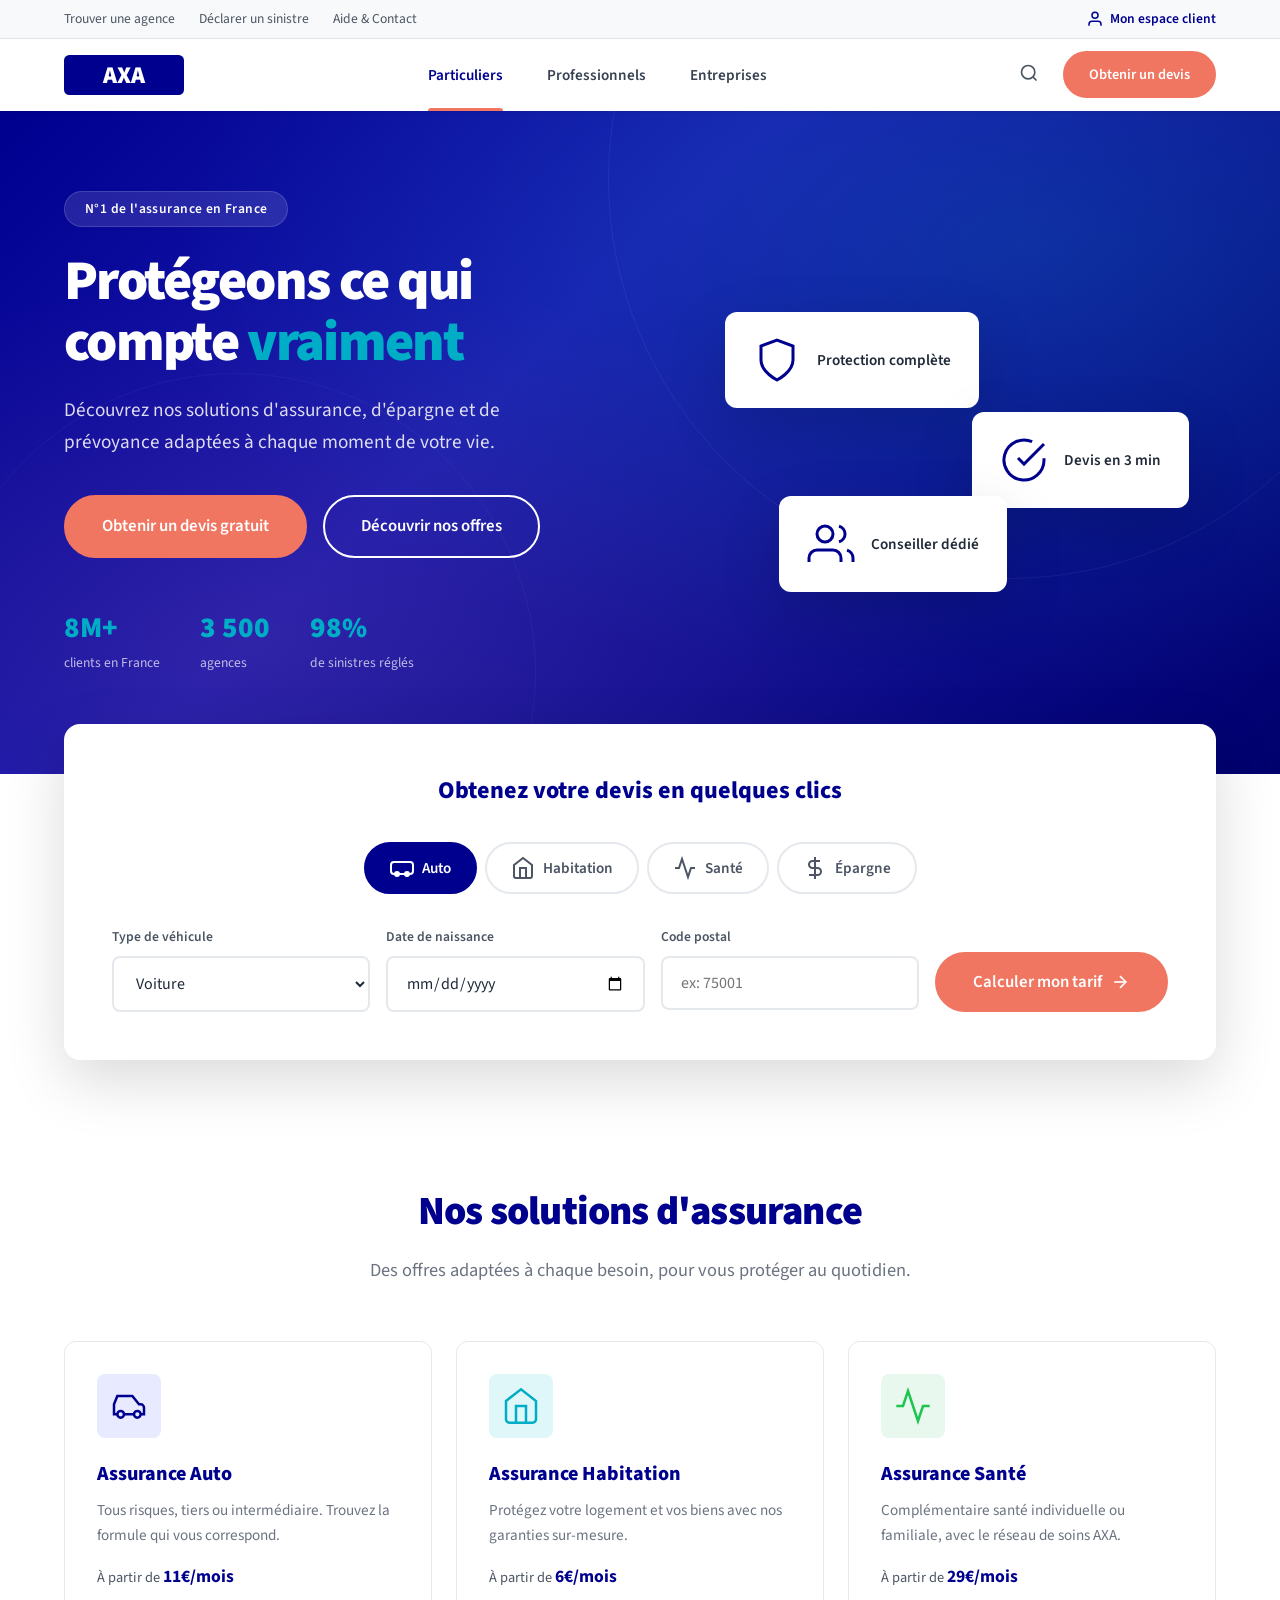
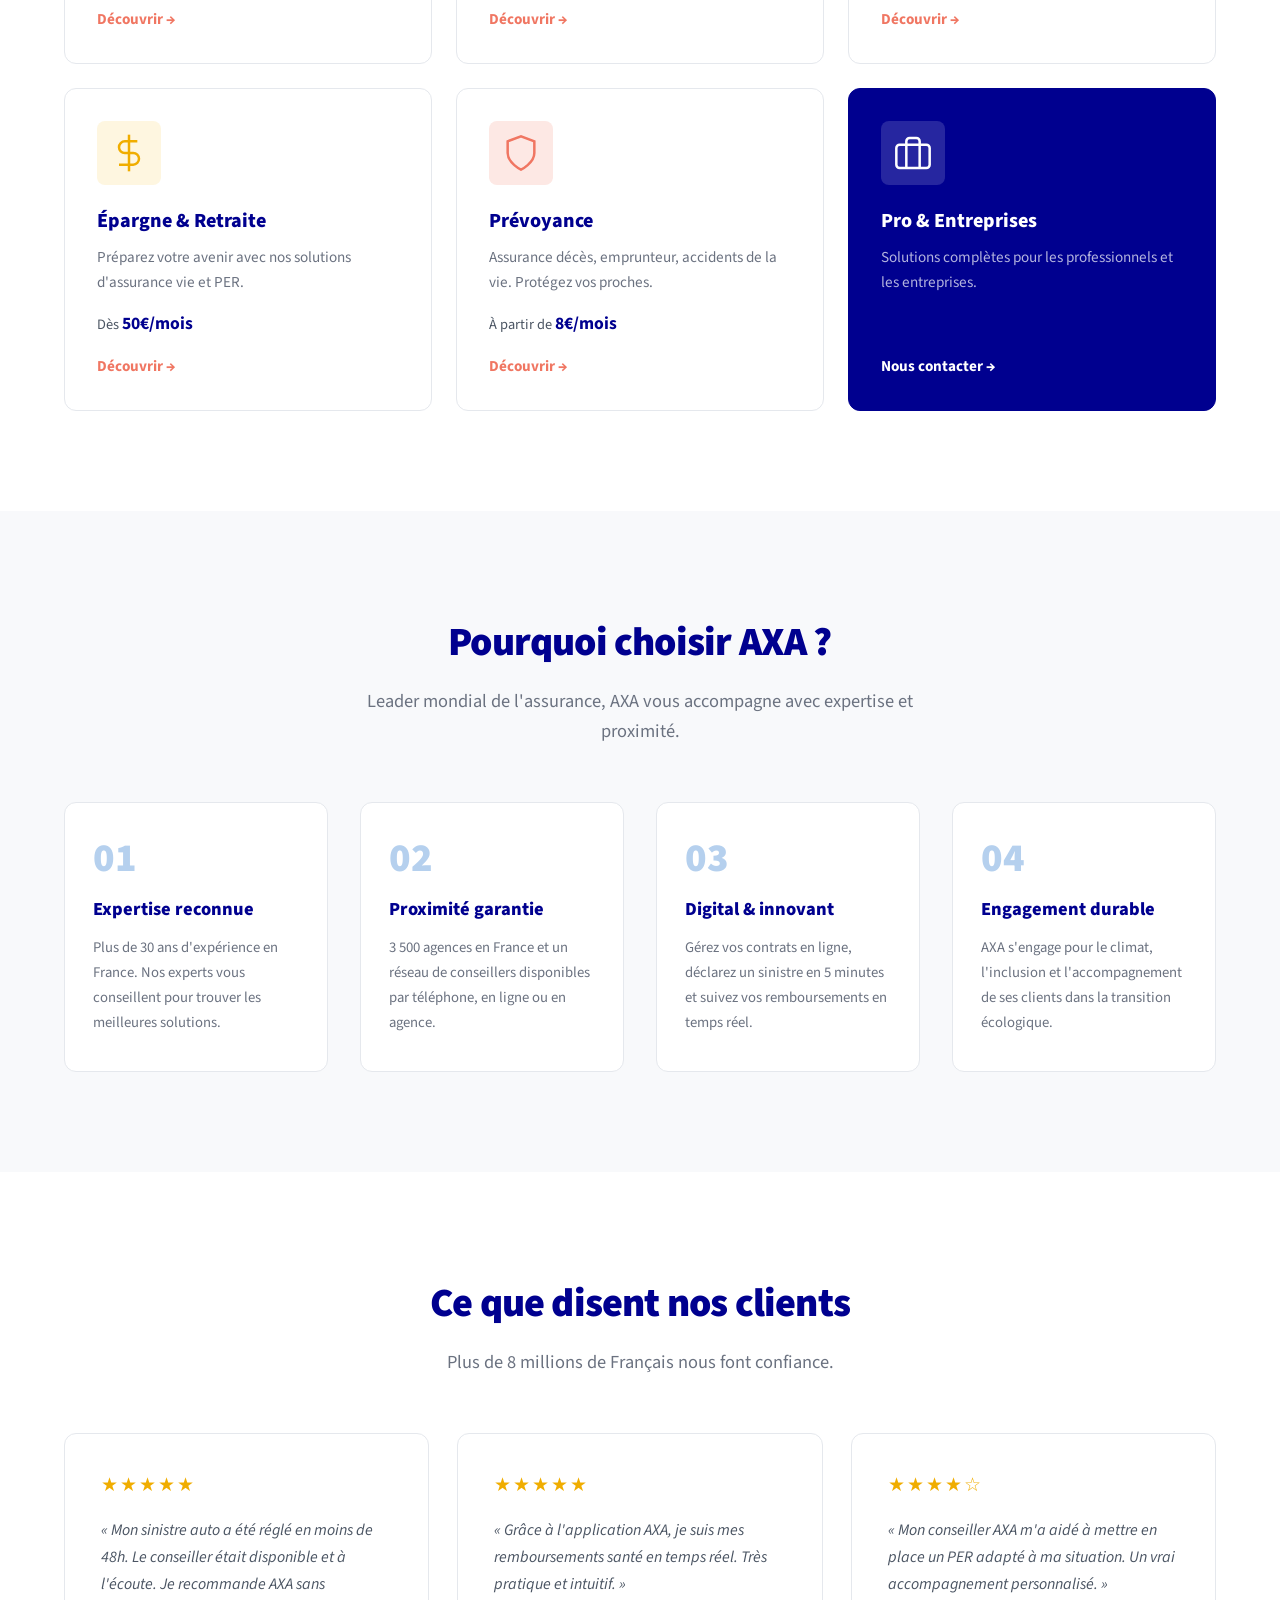
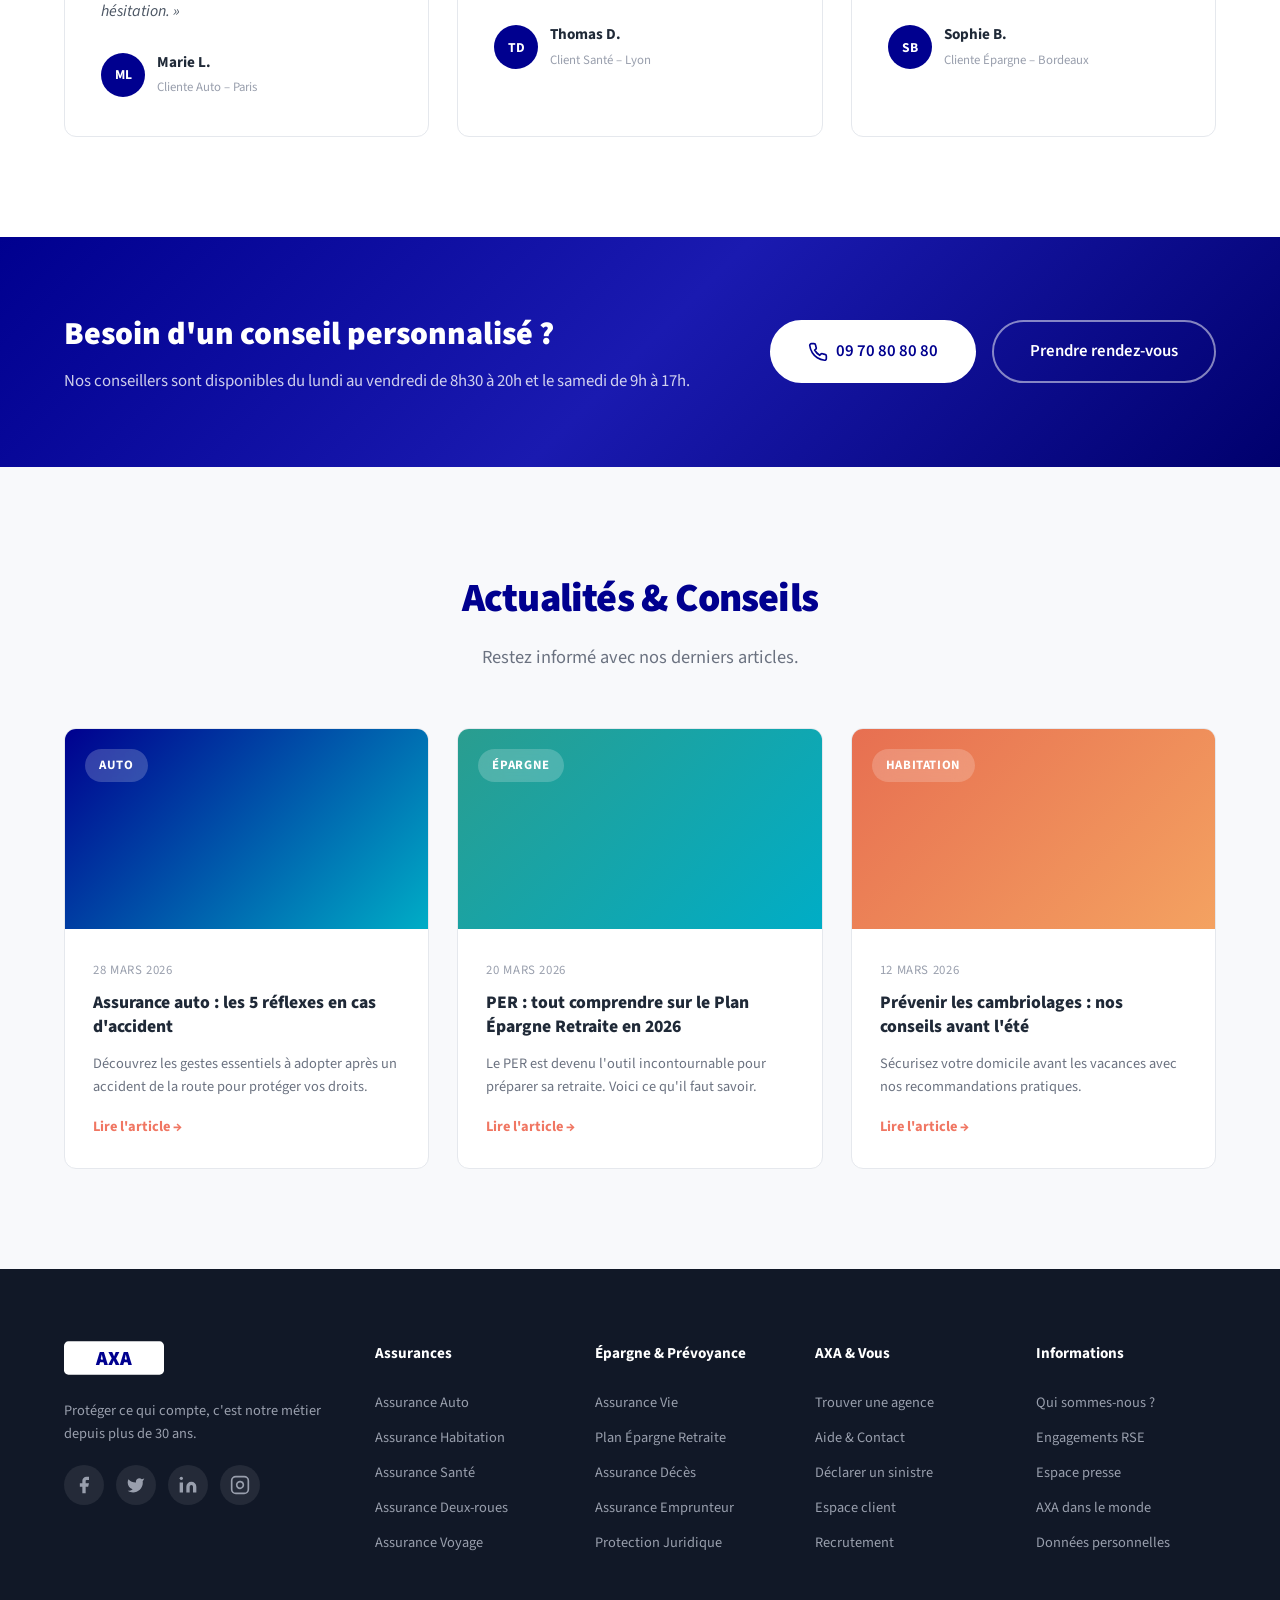
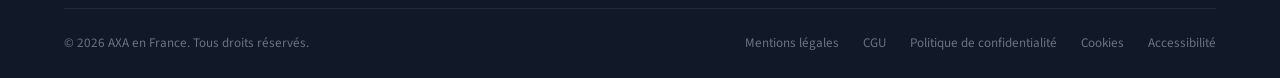
<file: index.html>
<!DOCTYPE html>
<html lang="fr">
<head>
    <meta charset="UTF-8">
    <meta name="viewport" content="width=device-width, initial-scale=1.0">
    <meta name="description" content="AXA en France - Assurance Auto, Habitation, Santé, Épargne et Prévoyance. Obtenez votre devis en ligne.">
    <title>AXA en France | Assurance, Épargne & Prévoyance</title>
    <link rel="stylesheet" href="css/style.css">
    <link rel="preconnect" href="https://fonts.googleapis.com">
    <link rel="preconnect" href="https://fonts.gstatic.com" crossorigin>
    <link href="https://fonts.googleapis.com/css2?family=Source+Sans+3:wght@300;400;600;700;900&display=swap" rel="stylesheet">
</head>
<body>

    <!-- ========== TOP BAR ========== -->
    <div class="top-bar">
        <div class="container">
            <ul class="top-bar__links">
                <li><a href="#">Trouver une agence</a></li>
                <li><a href="#">Déclarer un sinistre</a></li>
                <li><a href="#">Aide & Contact</a></li>
            </ul>
            <div class="top-bar__actions">
                <a href="#" class="top-bar__login">
                    <svg width="18" height="18" viewBox="0 0 24 24" fill="none" stroke="currentColor" stroke-width="2"><path d="M20 21v-2a4 4 0 0 0-4-4H8a4 4 0 0 0-4 4v2"/><circle cx="12" cy="7" r="4"/></svg>
                    Mon espace client
                </a>
            </div>
        </div>
    </div>

    <!-- ========== HEADER / NAV ========== -->
    <header class="header" id="header">
        <div class="container header__inner">
            <a href="index.html" class="header__logo">
                <svg class="logo-svg" viewBox="0 0 180 60" width="120" height="40">
                    <rect x="0" y="0" width="180" height="60" rx="8" fill="#00008f"/>
                    <text x="90" y="42" text-anchor="middle" fill="#fff" font-family="Source Sans 3, sans-serif" font-size="36" font-weight="900">AXA</text>
                </svg>
            </a>

            <nav class="nav" id="mainNav">
                <ul class="nav__list">
                    <li class="nav__item nav__item--has-dropdown">
                        <a href="#" class="nav__link nav__link--active">Particuliers</a>
                        <div class="mega-menu">
                            <div class="mega-menu__inner container">
                                <div class="mega-menu__col">
                                    <h3 class="mega-menu__title">Assurances</h3>
                                    <ul>
                                        <li><a href="pages/auto.html">Assurance Auto</a></li>
                                        <li><a href="pages/habitation.html">Assurance Habitation</a></li>
                                        <li><a href="pages/sante.html">Assurance Santé</a></li>
                                        <li><a href="#">Assurance Deux-roues</a></li>
                                        <li><a href="#">Assurance Voyage</a></li>
                                        <li><a href="#">Assurance Animaux</a></li>
                                    </ul>
                                </div>
                                <div class="mega-menu__col">
                                    <h3 class="mega-menu__title">Épargne & Patrimoine</h3>
                                    <ul>
                                        <li><a href="pages/epargne.html">Assurance Vie</a></li>
                                        <li><a href="pages/epargne.html">Plan Épargne Retraite</a></li>
                                        <li><a href="#">Placements financiers</a></li>
                                        <li><a href="#">Gestion de patrimoine</a></li>
                                    </ul>
                                </div>
                                <div class="mega-menu__col">
                                    <h3 class="mega-menu__title">Prévoyance</h3>
                                    <ul>
                                        <li><a href="pages/prevoyance.html">Assurance Décès</a></li>
                                        <li><a href="pages/prevoyance.html">Assurance Emprunteur</a></li>
                                        <li><a href="#">Garantie Accidents de la Vie</a></li>
                                        <li><a href="#">Protection Juridique</a></li>
                                    </ul>
                                </div>
                                <div class="mega-menu__col mega-menu__col--highlight">
                                    <div class="mega-menu__promo">
                                        <span class="mega-menu__badge">Offre du moment</span>
                                        <h4>2 mois offerts</h4>
                                        <p>Sur votre assurance auto avec le code BIENVENUE</p>
                                        <a href="#" class="btn btn--small">En profiter</a>
                                    </div>
                                </div>
                            </div>
                        </div>
                    </li>
                    <li class="nav__item nav__item--has-dropdown">
                        <a href="#" class="nav__link">Professionnels</a>
                        <div class="mega-menu">
                            <div class="mega-menu__inner container">
                                <div class="mega-menu__col">
                                    <h3 class="mega-menu__title">Protéger votre activité</h3>
                                    <ul>
                                        <li><a href="#">RC Professionnelle</a></li>
                                        <li><a href="#">Multirisque Pro</a></li>
                                        <li><a href="#">Flotte automobile</a></li>
                                        <li><a href="#">Cyber-risques</a></li>
                                    </ul>
                                </div>
                                <div class="mega-menu__col">
                                    <h3 class="mega-menu__title">Protéger vos salariés</h3>
                                    <ul>
                                        <li><a href="#">Complémentaire santé</a></li>
                                        <li><a href="#">Prévoyance collective</a></li>
                                        <li><a href="#">Épargne salariale</a></li>
                                        <li><a href="#">Retraite entreprise</a></li>
                                    </ul>
                                </div>
                            </div>
                        </div>
                    </li>
                    <li class="nav__item nav__item--has-dropdown">
                        <a href="#" class="nav__link">Entreprises</a>
                        <div class="mega-menu">
                            <div class="mega-menu__inner container">
                                <div class="mega-menu__col">
                                    <h3 class="mega-menu__title">Solutions entreprises</h3>
                                    <ul>
                                        <li><a href="#">Risques d'entreprise</a></li>
                                        <li><a href="#">Protection sociale</a></li>
                                        <li><a href="#">International</a></li>
                                        <li><a href="#">Conseil & Accompagnement</a></li>
                                    </ul>
                                </div>
                            </div>
                        </div>
                    </li>
                </ul>
            </nav>

            <div class="header__actions">
                <button class="header__search" aria-label="Rechercher">
                    <svg width="20" height="20" viewBox="0 0 24 24" fill="none" stroke="currentColor" stroke-width="2"><circle cx="11" cy="11" r="8"/><path d="m21 21-4.3-4.3"/></svg>
                </button>
                <a href="#devis" class="btn btn--primary header__cta">Obtenir un devis</a>
                <button class="hamburger" id="hamburger" aria-label="Menu">
                    <span></span><span></span><span></span>
                </button>
            </div>
        </div>
    </header>

    <!-- ========== HERO SECTION ========== -->
    <section class="hero">
        <div class="hero__bg"></div>
        <div class="container hero__inner">
            <div class="hero__content">
                <span class="hero__tag">N&deg;1 de l'assurance en France</span>
                <h1 class="hero__title">Protégeons ce qui compte <span class="hero__title--accent">vraiment</span></h1>
                <p class="hero__subtitle">Découvrez nos solutions d'assurance, d'épargne et de prévoyance adaptées à chaque moment de votre vie.</p>
                <div class="hero__actions">
                    <a href="#devis" class="btn btn--primary btn--large">Obtenir un devis gratuit</a>
                    <a href="#produits" class="btn btn--outline btn--large">Découvrir nos offres</a>
                </div>
                <div class="hero__trust">
                    <div class="hero__trust-item">
                        <strong>8M+</strong>
                        <span>clients en France</span>
                    </div>
                    <div class="hero__trust-item">
                        <strong>3 500</strong>
                        <span>agences</span>
                    </div>
                    <div class="hero__trust-item">
                        <strong>98%</strong>
                        <span>de sinistres réglés</span>
                    </div>
                </div>
            </div>
            <div class="hero__visual">
                <div class="hero__card hero__card--1">
                    <svg width="48" height="48" viewBox="0 0 24 24" fill="none" stroke="#00008f" stroke-width="1.5"><path d="M12 22s8-4 8-10V5l-8-3-8 3v7c0 6 8 10 8 10z"/></svg>
                    <span>Protection complète</span>
                </div>
                <div class="hero__card hero__card--2">
                    <svg width="48" height="48" viewBox="0 0 24 24" fill="none" stroke="#00008f" stroke-width="1.5"><path d="M22 11.08V12a10 10 0 1 1-5.93-9.14"/><polyline points="22 4 12 14.01 9 11.01"/></svg>
                    <span>Devis en 3 min</span>
                </div>
                <div class="hero__card hero__card--3">
                    <svg width="48" height="48" viewBox="0 0 24 24" fill="none" stroke="#00008f" stroke-width="1.5"><path d="M17 21v-2a4 4 0 0 0-4-4H5a4 4 0 0 0-4 4v2"/><circle cx="9" cy="7" r="4"/><path d="M23 21v-2a4 4 0 0 0-3-3.87"/><path d="M16 3.13a4 4 0 0 1 0 7.75"/></svg>
                    <span>Conseiller dédié</span>
                </div>
            </div>
        </div>
    </section>

    <!-- ========== SEARCH / DEVIS RAPIDE ========== -->
    <section class="quick-quote" id="devis">
        <div class="container">
            <div class="quick-quote__box">
                <h2 class="quick-quote__title">Obtenez votre devis en quelques clics</h2>
                <div class="quick-quote__tabs">
                    <button class="quick-quote__tab quick-quote__tab--active" data-tab="auto">
                        <svg width="24" height="24" viewBox="0 0 24 24" fill="none" stroke="currentColor" stroke-width="2"><rect x="1" y="6" width="22" height="12" rx="3"/><circle cx="7" cy="18" r="2"/><circle cx="17" cy="18" r="2"/></svg>
                        Auto
                    </button>
                    <button class="quick-quote__tab" data-tab="habitation">
                        <svg width="24" height="24" viewBox="0 0 24 24" fill="none" stroke="currentColor" stroke-width="2"><path d="m3 9 9-7 9 7v11a2 2 0 0 1-2 2H5a2 2 0 0 1-2-2z"/><polyline points="9 22 9 12 15 12 15 22"/></svg>
                        Habitation
                    </button>
                    <button class="quick-quote__tab" data-tab="sante">
                        <svg width="24" height="24" viewBox="0 0 24 24" fill="none" stroke="currentColor" stroke-width="2"><path d="M22 12h-4l-3 9L9 3l-3 9H2"/></svg>
                        Santé
                    </button>
                    <button class="quick-quote__tab" data-tab="epargne">
                        <svg width="24" height="24" viewBox="0 0 24 24" fill="none" stroke="currentColor" stroke-width="2"><line x1="12" y1="1" x2="12" y2="23"/><path d="M17 5H9.5a3.5 3.5 0 0 0 0 7h5a3.5 3.5 0 0 1 0 7H6"/></svg>
                        Épargne
                    </button>
                </div>
                <form class="quick-quote__form" id="quoteForm">
                    <div class="quick-quote__fields" id="quoteFields">
                        <!-- Auto fields (default) -->
                        <div class="quick-quote__field">
                            <label for="vehicleType">Type de véhicule</label>
                            <select id="vehicleType">
                                <option>Voiture</option>
                                <option>Moto / Scooter</option>
                                <option>Utilitaire</option>
                            </select>
                        </div>
                        <div class="quick-quote__field">
                            <label for="birthDate">Date de naissance</label>
                            <input type="date" id="birthDate">
                        </div>
                        <div class="quick-quote__field">
                            <label for="postalCode">Code postal</label>
                            <input type="text" id="postalCode" placeholder="ex: 75001" maxlength="5">
                        </div>
                    </div>
                    <button type="submit" class="btn btn--primary btn--large quick-quote__submit">
                        Calculer mon tarif
                        <svg width="20" height="20" viewBox="0 0 24 24" fill="none" stroke="currentColor" stroke-width="2"><path d="M5 12h14"/><path d="m12 5 7 7-7 7"/></svg>
                    </button>
                </form>
            </div>
        </div>
    </section>

    <!-- ========== PRODUITS ========== -->
    <section class="products" id="produits">
        <div class="container">
            <div class="section-header">
                <h2 class="section-title">Nos solutions d'assurance</h2>
                <p class="section-subtitle">Des offres adaptées à chaque besoin, pour vous protéger au quotidien.</p>
            </div>
            <div class="products__grid">
                <a href="pages/auto.html" class="product-card">
                    <div class="product-card__icon product-card__icon--blue">
                        <svg width="40" height="40" viewBox="0 0 24 24" fill="none" stroke="currentColor" stroke-width="1.5"><path d="M7 17m-2 0a2 2 0 1 0 4 0 2 2 0 1 0-4 0"/><path d="M17 17m-2 0a2 2 0 1 0 4 0 2 2 0 1 0-4 0"/><path d="M5 17H3v-6l2-5h9l4 5h1a2 2 0 0 1 2 2v4h-2m-4 0H9"/></svg>
                    </div>
                    <h3 class="product-card__title">Assurance Auto</h3>
                    <p class="product-card__desc">Tous risques, tiers ou intermédiaire. Trouvez la formule qui vous correspond.</p>
                    <span class="product-card__price">À partir de <strong>11&euro;/mois</strong></span>
                    <span class="product-card__cta">Découvrir &rarr;</span>
                </a>

                <a href="pages/habitation.html" class="product-card">
                    <div class="product-card__icon product-card__icon--teal">
                        <svg width="40" height="40" viewBox="0 0 24 24" fill="none" stroke="currentColor" stroke-width="1.5"><path d="m3 9 9-7 9 7v11a2 2 0 0 1-2 2H5a2 2 0 0 1-2-2z"/><polyline points="9 22 9 12 15 12 15 22"/></svg>
                    </div>
                    <h3 class="product-card__title">Assurance Habitation</h3>
                    <p class="product-card__desc">Protégez votre logement et vos biens avec nos garanties sur-mesure.</p>
                    <span class="product-card__price">À partir de <strong>6&euro;/mois</strong></span>
                    <span class="product-card__cta">Découvrir &rarr;</span>
                </a>

                <a href="pages/sante.html" class="product-card">
                    <div class="product-card__icon product-card__icon--green">
                        <svg width="40" height="40" viewBox="0 0 24 24" fill="none" stroke="currentColor" stroke-width="1.5"><path d="M22 12h-4l-3 9L9 3l-3 9H2"/></svg>
                    </div>
                    <h3 class="product-card__title">Assurance Santé</h3>
                    <p class="product-card__desc">Complémentaire santé individuelle ou familiale, avec le réseau de soins AXA.</p>
                    <span class="product-card__price">À partir de <strong>29&euro;/mois</strong></span>
                    <span class="product-card__cta">Découvrir &rarr;</span>
                </a>

                <a href="pages/epargne.html" class="product-card">
                    <div class="product-card__icon product-card__icon--gold">
                        <svg width="40" height="40" viewBox="0 0 24 24" fill="none" stroke="currentColor" stroke-width="1.5"><line x1="12" y1="1" x2="12" y2="23"/><path d="M17 5H9.5a3.5 3.5 0 0 0 0 7h5a3.5 3.5 0 0 1 0 7H6"/></svg>
                    </div>
                    <h3 class="product-card__title">Épargne & Retraite</h3>
                    <p class="product-card__desc">Préparez votre avenir avec nos solutions d'assurance vie et PER.</p>
                    <span class="product-card__price">Dès <strong>50&euro;/mois</strong></span>
                    <span class="product-card__cta">Découvrir &rarr;</span>
                </a>

                <a href="pages/prevoyance.html" class="product-card">
                    <div class="product-card__icon product-card__icon--red">
                        <svg width="40" height="40" viewBox="0 0 24 24" fill="none" stroke="currentColor" stroke-width="1.5"><path d="M12 22s8-4 8-10V5l-8-3-8 3v7c0 6 8 10 8 10z"/></svg>
                    </div>
                    <h3 class="product-card__title">Prévoyance</h3>
                    <p class="product-card__desc">Assurance décès, emprunteur, accidents de la vie. Protégez vos proches.</p>
                    <span class="product-card__price">À partir de <strong>8&euro;/mois</strong></span>
                    <span class="product-card__cta">Découvrir &rarr;</span>
                </a>

                <a href="#" class="product-card product-card--dark">
                    <div class="product-card__icon product-card__icon--white">
                        <svg width="40" height="40" viewBox="0 0 24 24" fill="none" stroke="currentColor" stroke-width="1.5"><rect x="2" y="7" width="20" height="14" rx="2" ry="2"/><path d="M16 21V5a2 2 0 0 0-2-2h-4a2 2 0 0 0-2 2v16"/></svg>
                    </div>
                    <h3 class="product-card__title">Pro & Entreprises</h3>
                    <p class="product-card__desc">Solutions complètes pour les professionnels et les entreprises.</p>
                    <span class="product-card__cta" style="color:#fff">Nous contacter &rarr;</span>
                </a>
            </div>
        </div>
    </section>

    <!-- ========== AVANTAGES ========== -->
    <section class="advantages">
        <div class="container">
            <div class="section-header">
                <h2 class="section-title">Pourquoi choisir AXA ?</h2>
                <p class="section-subtitle">Leader mondial de l'assurance, AXA vous accompagne avec expertise et proximité.</p>
            </div>
            <div class="advantages__grid">
                <div class="advantage-card">
                    <div class="advantage-card__number">01</div>
                    <h3 class="advantage-card__title">Expertise reconnue</h3>
                    <p class="advantage-card__desc">Plus de 30 ans d'expérience en France. Nos experts vous conseillent pour trouver les meilleures solutions.</p>
                </div>
                <div class="advantage-card">
                    <div class="advantage-card__number">02</div>
                    <h3 class="advantage-card__title">Proximité garantie</h3>
                    <p class="advantage-card__desc">3 500 agences en France et un réseau de conseillers disponibles par téléphone, en ligne ou en agence.</p>
                </div>
                <div class="advantage-card">
                    <div class="advantage-card__number">03</div>
                    <h3 class="advantage-card__title">Digital & innovant</h3>
                    <p class="advantage-card__desc">Gérez vos contrats en ligne, déclarez un sinistre en 5 minutes et suivez vos remboursements en temps réel.</p>
                </div>
                <div class="advantage-card">
                    <div class="advantage-card__number">04</div>
                    <h3 class="advantage-card__title">Engagement durable</h3>
                    <p class="advantage-card__desc">AXA s'engage pour le climat, l'inclusion et l'accompagnement de ses clients dans la transition écologique.</p>
                </div>
            </div>
        </div>
    </section>

    <!-- ========== TÉMOIGNAGES ========== -->
    <section class="testimonials">
        <div class="container">
            <div class="section-header">
                <h2 class="section-title">Ce que disent nos clients</h2>
                <p class="section-subtitle">Plus de 8 millions de Français nous font confiance.</p>
            </div>
            <div class="testimonials__slider" id="testimonialSlider">
                <div class="testimonial-card">
                    <div class="testimonial-card__stars">&#9733;&#9733;&#9733;&#9733;&#9733;</div>
                    <p class="testimonial-card__text">&laquo; Mon sinistre auto a été réglé en moins de 48h. Le conseiller était disponible et à l'écoute. Je recommande AXA sans hésitation. &raquo;</p>
                    <div class="testimonial-card__author">
                        <div class="testimonial-card__avatar">ML</div>
                        <div>
                            <strong>Marie L.</strong>
                            <span>Cliente Auto &ndash; Paris</span>
                        </div>
                    </div>
                </div>
                <div class="testimonial-card">
                    <div class="testimonial-card__stars">&#9733;&#9733;&#9733;&#9733;&#9733;</div>
                    <p class="testimonial-card__text">&laquo; Grâce à l'application AXA, je suis mes remboursements santé en temps réel. Très pratique et intuitif. &raquo;</p>
                    <div class="testimonial-card__author">
                        <div class="testimonial-card__avatar">TD</div>
                        <div>
                            <strong>Thomas D.</strong>
                            <span>Client Santé &ndash; Lyon</span>
                        </div>
                    </div>
                </div>
                <div class="testimonial-card">
                    <div class="testimonial-card__stars">&#9733;&#9733;&#9733;&#9733;&#9734;</div>
                    <p class="testimonial-card__text">&laquo; Mon conseiller AXA m'a aidé à mettre en place un PER adapté à ma situation. Un vrai accompagnement personnalisé. &raquo;</p>
                    <div class="testimonial-card__author">
                        <div class="testimonial-card__avatar">SB</div>
                        <div>
                            <strong>Sophie B.</strong>
                            <span>Cliente Épargne &ndash; Bordeaux</span>
                        </div>
                    </div>
                </div>
            </div>
        </div>
    </section>

    <!-- ========== BANDEAU CTA ========== -->
    <section class="cta-banner">
        <div class="container cta-banner__inner">
            <div class="cta-banner__content">
                <h2>Besoin d'un conseil personnalisé ?</h2>
                <p>Nos conseillers sont disponibles du lundi au vendredi de 8h30 à 20h et le samedi de 9h à 17h.</p>
            </div>
            <div class="cta-banner__actions">
                <a href="tel:+33970808080" class="btn btn--white btn--large">
                    <svg width="20" height="20" viewBox="0 0 24 24" fill="none" stroke="currentColor" stroke-width="2"><path d="M22 16.92v3a2 2 0 0 1-2.18 2 19.79 19.79 0 0 1-8.63-3.07 19.5 19.5 0 0 1-6-6 19.79 19.79 0 0 1-3.07-8.67A2 2 0 0 1 4.11 2h3a2 2 0 0 1 2 1.72c.127.96.361 1.903.7 2.81a2 2 0 0 1-.45 2.11L8.09 9.91a16 16 0 0 0 6 6l1.27-1.27a2 2 0 0 1 2.11-.45c.907.339 1.85.573 2.81.7A2 2 0 0 1 22 16.92z"/></svg>
                    09 70 80 80 80
                </a>
                <a href="#" class="btn btn--outline-white btn--large">Prendre rendez-vous</a>
            </div>
        </div>
    </section>

    <!-- ========== ACTUALITÉS ========== -->
    <section class="news">
        <div class="container">
            <div class="section-header">
                <h2 class="section-title">Actualités & Conseils</h2>
                <p class="section-subtitle">Restez informé avec nos derniers articles.</p>
            </div>
            <div class="news__grid">
                <article class="news-card">
                    <div class="news-card__image" style="background: linear-gradient(135deg, #00008f 0%, #00adc6 100%);">
                        <span class="news-card__category">Auto</span>
                    </div>
                    <div class="news-card__body">
                        <time class="news-card__date">28 mars 2026</time>
                        <h3 class="news-card__title">Assurance auto : les 5 réflexes en cas d'accident</h3>
                        <p class="news-card__excerpt">Découvrez les gestes essentiels à adopter après un accident de la route pour protéger vos droits.</p>
                        <a href="#" class="news-card__link">Lire l'article &rarr;</a>
                    </div>
                </article>
                <article class="news-card">
                    <div class="news-card__image" style="background: linear-gradient(135deg, #2a9d8f 0%, #00adc6 100%);">
                        <span class="news-card__category">Épargne</span>
                    </div>
                    <div class="news-card__body">
                        <time class="news-card__date">20 mars 2026</time>
                        <h3 class="news-card__title">PER : tout comprendre sur le Plan Épargne Retraite en 2026</h3>
                        <p class="news-card__excerpt">Le PER est devenu l'outil incontournable pour préparer sa retraite. Voici ce qu'il faut savoir.</p>
                        <a href="#" class="news-card__link">Lire l'article &rarr;</a>
                    </div>
                </article>
                <article class="news-card">
                    <div class="news-card__image" style="background: linear-gradient(135deg, #e76f51 0%, #f4a261 100%);">
                        <span class="news-card__category">Habitation</span>
                    </div>
                    <div class="news-card__body">
                        <time class="news-card__date">12 mars 2026</time>
                        <h3 class="news-card__title">Prévenir les cambriolages : nos conseils avant l'été</h3>
                        <p class="news-card__excerpt">Sécurisez votre domicile avant les vacances avec nos recommandations pratiques.</p>
                        <a href="#" class="news-card__link">Lire l'article &rarr;</a>
                    </div>
                </article>
            </div>
        </div>
    </section>

    <!-- ========== FOOTER ========== -->
    <footer class="footer">
        <div class="container">
            <div class="footer__top">
                <div class="footer__col">
                    <svg class="footer__logo" viewBox="0 0 180 60" width="100" height="34">
                        <rect x="0" y="0" width="180" height="60" rx="8" fill="#fff"/>
                        <text x="90" y="42" text-anchor="middle" fill="#00008f" font-family="Source Sans 3, sans-serif" font-size="36" font-weight="900">AXA</text>
                    </svg>
                    <p class="footer__tagline">Protéger ce qui compte, c'est notre métier depuis plus de 30 ans.</p>
                    <div class="footer__social">
                        <a href="#" aria-label="Facebook">
                            <svg width="20" height="20" viewBox="0 0 24 24" fill="currentColor"><path d="M18 2h-3a5 5 0 0 0-5 5v3H7v4h3v8h4v-8h3l1-4h-4V7a1 1 0 0 1 1-1h3z"/></svg>
                        </a>
                        <a href="#" aria-label="Twitter">
                            <svg width="20" height="20" viewBox="0 0 24 24" fill="currentColor"><path d="M22 4s-.7 2.1-2 3.4c1.6 10-9.4 17.3-18 11.6 2.2.1 4.4-.6 6-2C3 15.5.5 9.6 3 5c2.2 2.6 5.6 4.1 9 4-.9-4.2 4-6.6 7-3.8 1.1 0 3-1.2 3-1.2z"/></svg>
                        </a>
                        <a href="#" aria-label="LinkedIn">
                            <svg width="20" height="20" viewBox="0 0 24 24" fill="currentColor"><path d="M16 8a6 6 0 0 1 6 6v7h-4v-7a2 2 0 0 0-2-2 2 2 0 0 0-2 2v7h-4v-7a6 6 0 0 1 6-6z"/><rect x="2" y="9" width="4" height="12"/><circle cx="4" cy="4" r="2"/></svg>
                        </a>
                        <a href="#" aria-label="Instagram">
                            <svg width="20" height="20" viewBox="0 0 24 24" fill="none" stroke="currentColor" stroke-width="2"><rect x="2" y="2" width="20" height="20" rx="5"/><path d="M16 11.37A4 4 0 1 1 12.63 8 4 4 0 0 1 16 11.37z"/><line x1="17.5" y1="6.5" x2="17.51" y2="6.5"/></svg>
                        </a>
                    </div>
                </div>
                <div class="footer__col">
                    <h4>Assurances</h4>
                    <ul>
                        <li><a href="pages/auto.html">Assurance Auto</a></li>
                        <li><a href="pages/habitation.html">Assurance Habitation</a></li>
                        <li><a href="pages/sante.html">Assurance Santé</a></li>
                        <li><a href="#">Assurance Deux-roues</a></li>
                        <li><a href="#">Assurance Voyage</a></li>
                    </ul>
                </div>
                <div class="footer__col">
                    <h4>Épargne & Prévoyance</h4>
                    <ul>
                        <li><a href="pages/epargne.html">Assurance Vie</a></li>
                        <li><a href="pages/epargne.html">Plan Épargne Retraite</a></li>
                        <li><a href="pages/prevoyance.html">Assurance Décès</a></li>
                        <li><a href="pages/prevoyance.html">Assurance Emprunteur</a></li>
                        <li><a href="#">Protection Juridique</a></li>
                    </ul>
                </div>
                <div class="footer__col">
                    <h4>AXA & Vous</h4>
                    <ul>
                        <li><a href="#">Trouver une agence</a></li>
                        <li><a href="#">Aide & Contact</a></li>
                        <li><a href="#">Déclarer un sinistre</a></li>
                        <li><a href="#">Espace client</a></li>
                        <li><a href="#">Recrutement</a></li>
                    </ul>
                </div>
                <div class="footer__col">
                    <h4>Informations</h4>
                    <ul>
                        <li><a href="#">Qui sommes-nous ?</a></li>
                        <li><a href="#">Engagements RSE</a></li>
                        <li><a href="#">Espace presse</a></li>
                        <li><a href="#">AXA dans le monde</a></li>
                        <li><a href="#">Données personnelles</a></li>
                    </ul>
                </div>
            </div>
            <div class="footer__bottom">
                <p>&copy; 2026 AXA en France. Tous droits réservés.</p>
                <ul class="footer__legal">
                    <li><a href="#">Mentions légales</a></li>
                    <li><a href="#">CGU</a></li>
                    <li><a href="#">Politique de confidentialité</a></li>
                    <li><a href="#">Cookies</a></li>
                    <li><a href="#">Accessibilité</a></li>
                </ul>
            </div>
        </div>
    </footer>

    <script src="js/main.js"></script>
</body>
</html>
</file>
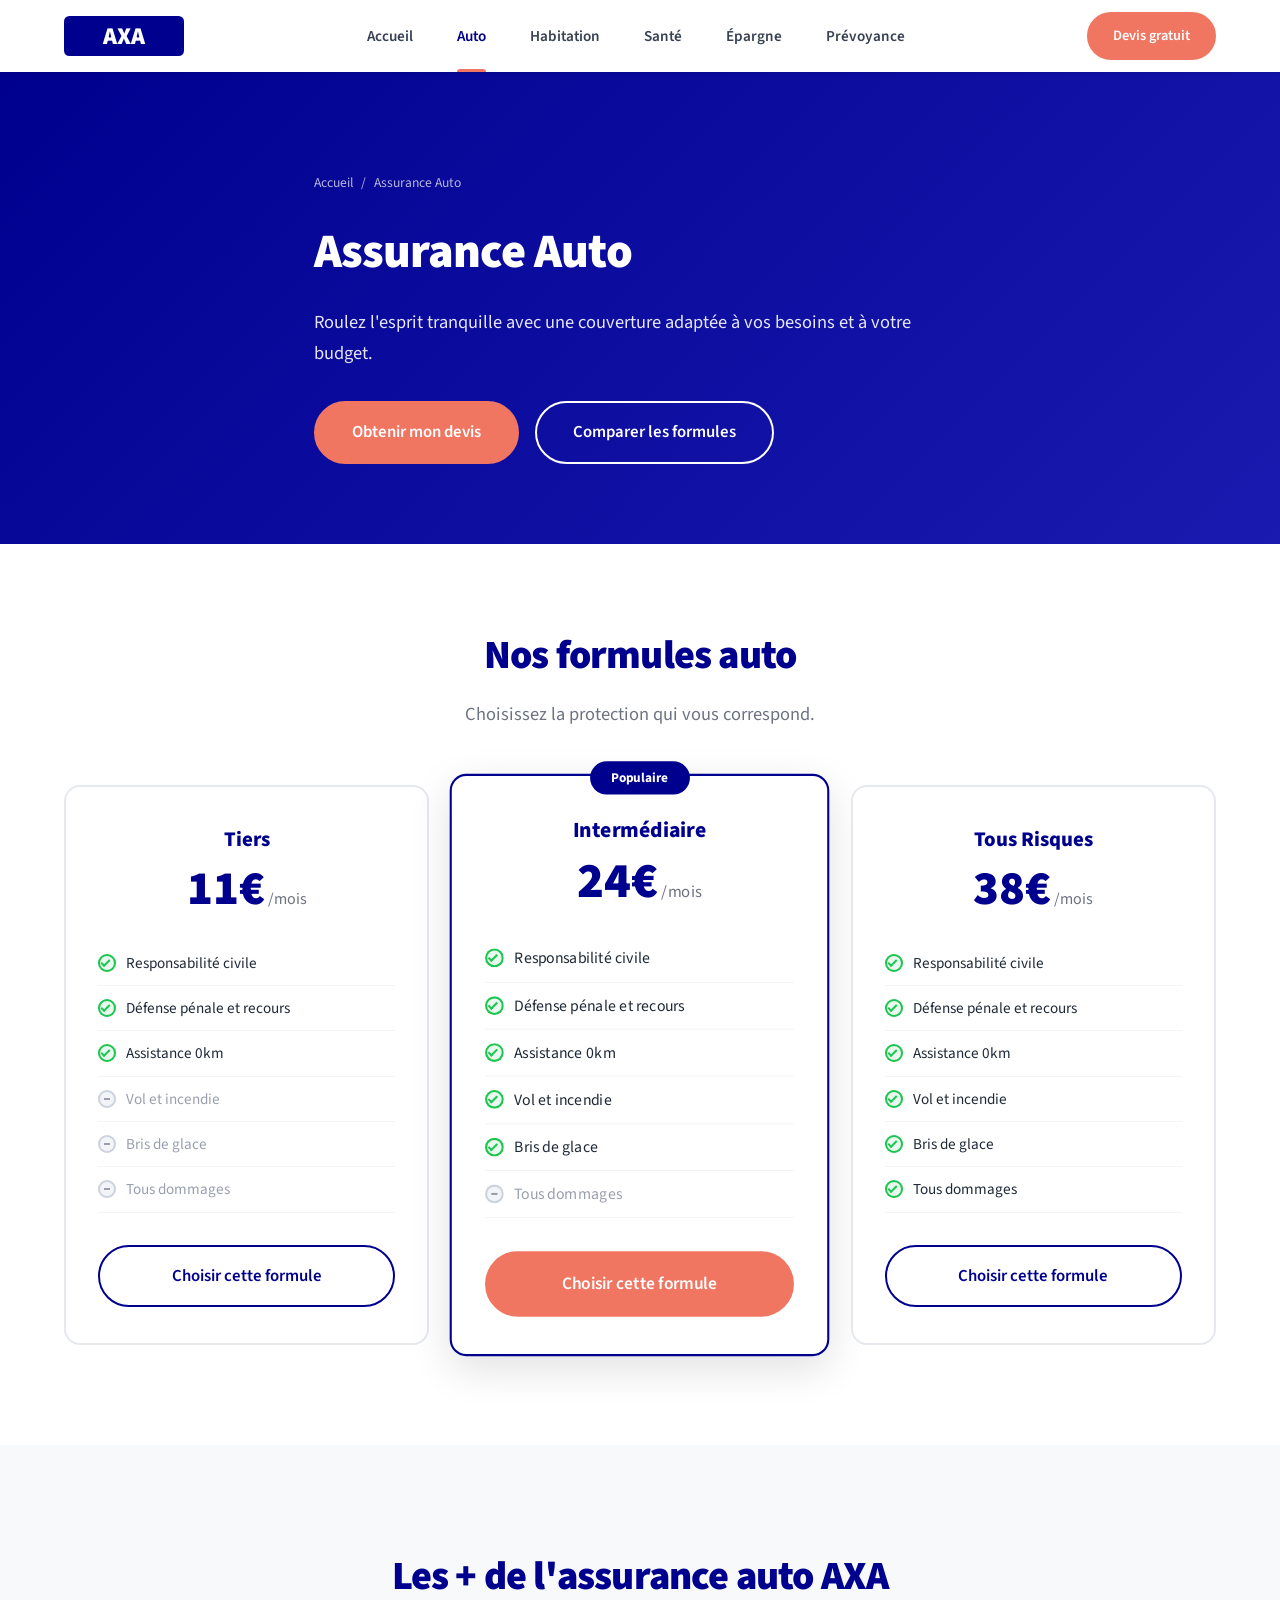
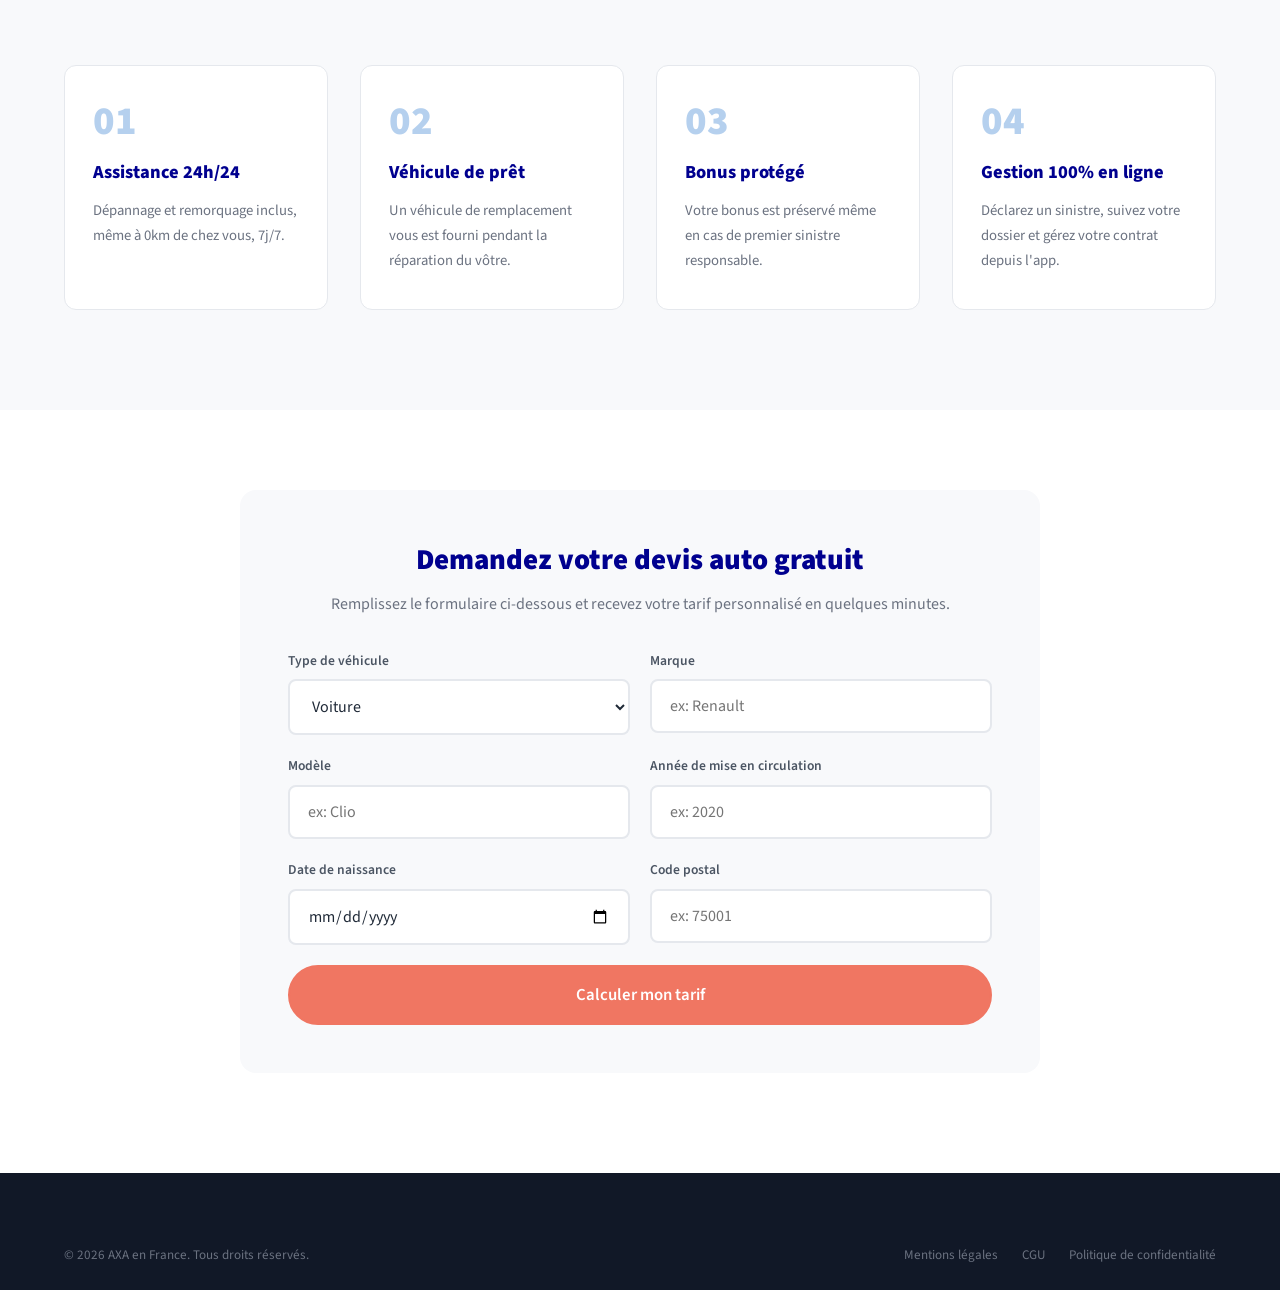
<file: pages/auto.html>
<!DOCTYPE html>
<html lang="fr">
<head>
    <meta charset="UTF-8">
    <meta name="viewport" content="width=device-width, initial-scale=1.0">
    <meta name="description" content="Assurance Auto AXA - Devis en ligne, formules tous risques, tiers et intermédiaire. Protégez votre véhicule dès 11€/mois.">
    <title>Assurance Auto | AXA en France</title>
    <link rel="stylesheet" href="../css/style.css">
    <link rel="preconnect" href="https://fonts.googleapis.com">
    <link rel="preconnect" href="https://fonts.gstatic.com" crossorigin>
    <link href="https://fonts.googleapis.com/css2?family=Source+Sans+3:wght@300;400;600;700;900&display=swap" rel="stylesheet">
</head>
<body>

    <!-- ========== HEADER ========== -->
    <header class="header" id="header">
        <div class="container header__inner">
            <a href="../index.html" class="header__logo">
                <svg class="logo-svg" viewBox="0 0 180 60" width="120" height="40">
                    <rect x="0" y="0" width="180" height="60" rx="8" fill="#00008f"/>
                    <text x="90" y="42" text-anchor="middle" fill="#fff" font-family="Source Sans 3, sans-serif" font-size="36" font-weight="900">AXA</text>
                </svg>
            </a>
            <nav class="nav" id="mainNav">
                <ul class="nav__list">
                    <li class="nav__item"><a href="../index.html" class="nav__link">Accueil</a></li>
                    <li class="nav__item"><a href="auto.html" class="nav__link nav__link--active">Auto</a></li>
                    <li class="nav__item"><a href="habitation.html" class="nav__link">Habitation</a></li>
                    <li class="nav__item"><a href="sante.html" class="nav__link">Santé</a></li>
                    <li class="nav__item"><a href="epargne.html" class="nav__link">Épargne</a></li>
                    <li class="nav__item"><a href="prevoyance.html" class="nav__link">Prévoyance</a></li>
                </ul>
            </nav>
            <div class="header__actions">
                <a href="#devis" class="btn btn--primary header__cta">Devis gratuit</a>
                <button class="hamburger" id="hamburger" aria-label="Menu"><span></span><span></span><span></span></button>
            </div>
        </div>
    </header>

    <!-- ========== PAGE HERO ========== -->
    <section class="page-hero">
        <div class="container page-hero__inner">
            <div class="page-hero__content">
                <nav class="breadcrumb">
                    <a href="../index.html">Accueil</a>
                    <span>/</span>
                    <span>Assurance Auto</span>
                </nav>
                <h1 class="page-hero__title">Assurance Auto</h1>
                <p class="page-hero__subtitle">Roulez l'esprit tranquille avec une couverture adaptée à vos besoins et à votre budget.</p>
                <div class="page-hero__actions">
                    <a href="#devis" class="btn btn--primary btn--large">Obtenir mon devis</a>
                    <a href="#formules" class="btn btn--outline btn--large">Comparer les formules</a>
                </div>
            </div>
        </div>
    </section>

    <!-- ========== FORMULES ========== -->
    <section class="pricing" id="formules">
        <div class="container">
            <div class="section-header">
                <h2 class="section-title">Nos formules auto</h2>
                <p class="section-subtitle">Choisissez la protection qui vous correspond.</p>
            </div>
            <div class="pricing__grid">
                <div class="pricing-card">
                    <div class="pricing-card__header">
                        <h3>Tiers</h3>
                        <div class="pricing-card__price">
                            <span class="pricing-card__amount">11&euro;</span>
                            <span class="pricing-card__period">/mois</span>
                        </div>
                    </div>
                    <ul class="pricing-card__features">
                        <li class="included">Responsabilité civile</li>
                        <li class="included">Défense pénale et recours</li>
                        <li class="included">Assistance 0km</li>
                        <li class="excluded">Vol et incendie</li>
                        <li class="excluded">Bris de glace</li>
                        <li class="excluded">Tous dommages</li>
                    </ul>
                    <a href="#devis" class="btn btn--outline-dark btn--large pricing-card__btn">Choisir cette formule</a>
                </div>
                <div class="pricing-card pricing-card--featured">
                    <div class="pricing-card__badge">Populaire</div>
                    <div class="pricing-card__header">
                        <h3>Intermédiaire</h3>
                        <div class="pricing-card__price">
                            <span class="pricing-card__amount">24&euro;</span>
                            <span class="pricing-card__period">/mois</span>
                        </div>
                    </div>
                    <ul class="pricing-card__features">
                        <li class="included">Responsabilité civile</li>
                        <li class="included">Défense pénale et recours</li>
                        <li class="included">Assistance 0km</li>
                        <li class="included">Vol et incendie</li>
                        <li class="included">Bris de glace</li>
                        <li class="excluded">Tous dommages</li>
                    </ul>
                    <a href="#devis" class="btn btn--primary btn--large pricing-card__btn">Choisir cette formule</a>
                </div>
                <div class="pricing-card">
                    <div class="pricing-card__header">
                        <h3>Tous Risques</h3>
                        <div class="pricing-card__price">
                            <span class="pricing-card__amount">38&euro;</span>
                            <span class="pricing-card__period">/mois</span>
                        </div>
                    </div>
                    <ul class="pricing-card__features">
                        <li class="included">Responsabilité civile</li>
                        <li class="included">Défense pénale et recours</li>
                        <li class="included">Assistance 0km</li>
                        <li class="included">Vol et incendie</li>
                        <li class="included">Bris de glace</li>
                        <li class="included">Tous dommages</li>
                    </ul>
                    <a href="#devis" class="btn btn--outline-dark btn--large pricing-card__btn">Choisir cette formule</a>
                </div>
            </div>
        </div>
    </section>

    <!-- ========== AVANTAGES ========== -->
    <section class="advantages">
        <div class="container">
            <div class="section-header">
                <h2 class="section-title">Les + de l'assurance auto AXA</h2>
            </div>
            <div class="advantages__grid">
                <div class="advantage-card">
                    <div class="advantage-card__number">01</div>
                    <h3 class="advantage-card__title">Assistance 24h/24</h3>
                    <p class="advantage-card__desc">Dépannage et remorquage inclus, même à 0km de chez vous, 7j/7.</p>
                </div>
                <div class="advantage-card">
                    <div class="advantage-card__number">02</div>
                    <h3 class="advantage-card__title">Véhicule de prêt</h3>
                    <p class="advantage-card__desc">Un véhicule de remplacement vous est fourni pendant la réparation du vôtre.</p>
                </div>
                <div class="advantage-card">
                    <div class="advantage-card__number">03</div>
                    <h3 class="advantage-card__title">Bonus protégé</h3>
                    <p class="advantage-card__desc">Votre bonus est préservé même en cas de premier sinistre responsable.</p>
                </div>
                <div class="advantage-card">
                    <div class="advantage-card__number">04</div>
                    <h3 class="advantage-card__title">Gestion 100% en ligne</h3>
                    <p class="advantage-card__desc">Déclarez un sinistre, suivez votre dossier et gérez votre contrat depuis l'app.</p>
                </div>
            </div>
        </div>
    </section>

    <!-- ========== DEVIS ========== -->
    <section class="page-form" id="devis">
        <div class="container">
            <div class="page-form__box">
                <h2>Demandez votre devis auto gratuit</h2>
                <p>Remplissez le formulaire ci-dessous et recevez votre tarif personnalisé en quelques minutes.</p>
                <form class="page-form__grid">
                    <div class="page-form__field">
                        <label>Type de véhicule</label>
                        <select><option>Voiture</option><option>Moto / Scooter</option><option>Utilitaire</option></select>
                    </div>
                    <div class="page-form__field">
                        <label>Marque</label>
                        <input type="text" placeholder="ex: Renault">
                    </div>
                    <div class="page-form__field">
                        <label>Modèle</label>
                        <input type="text" placeholder="ex: Clio">
                    </div>
                    <div class="page-form__field">
                        <label>Année de mise en circulation</label>
                        <input type="number" placeholder="ex: 2020" min="1990" max="2026">
                    </div>
                    <div class="page-form__field">
                        <label>Date de naissance</label>
                        <input type="date">
                    </div>
                    <div class="page-form__field">
                        <label>Code postal</label>
                        <input type="text" placeholder="ex: 75001" maxlength="5">
                    </div>
                    <div class="page-form__field page-form__field--full">
                        <button type="submit" class="btn btn--primary btn--large" style="width:100%;justify-content:center;">Calculer mon tarif</button>
                    </div>
                </form>
            </div>
        </div>
    </section>

    <!-- ========== FOOTER ========== -->
    <footer class="footer">
        <div class="container">
            <div class="footer__bottom" style="border:none;padding-top:0;">
                <p>&copy; 2026 AXA en France. Tous droits réservés.</p>
                <ul class="footer__legal">
                    <li><a href="#">Mentions légales</a></li>
                    <li><a href="#">CGU</a></li>
                    <li><a href="#">Politique de confidentialité</a></li>
                </ul>
            </div>
        </div>
    </footer>

    <script src="../js/main.js"></script>
</body>
</html>
</file>
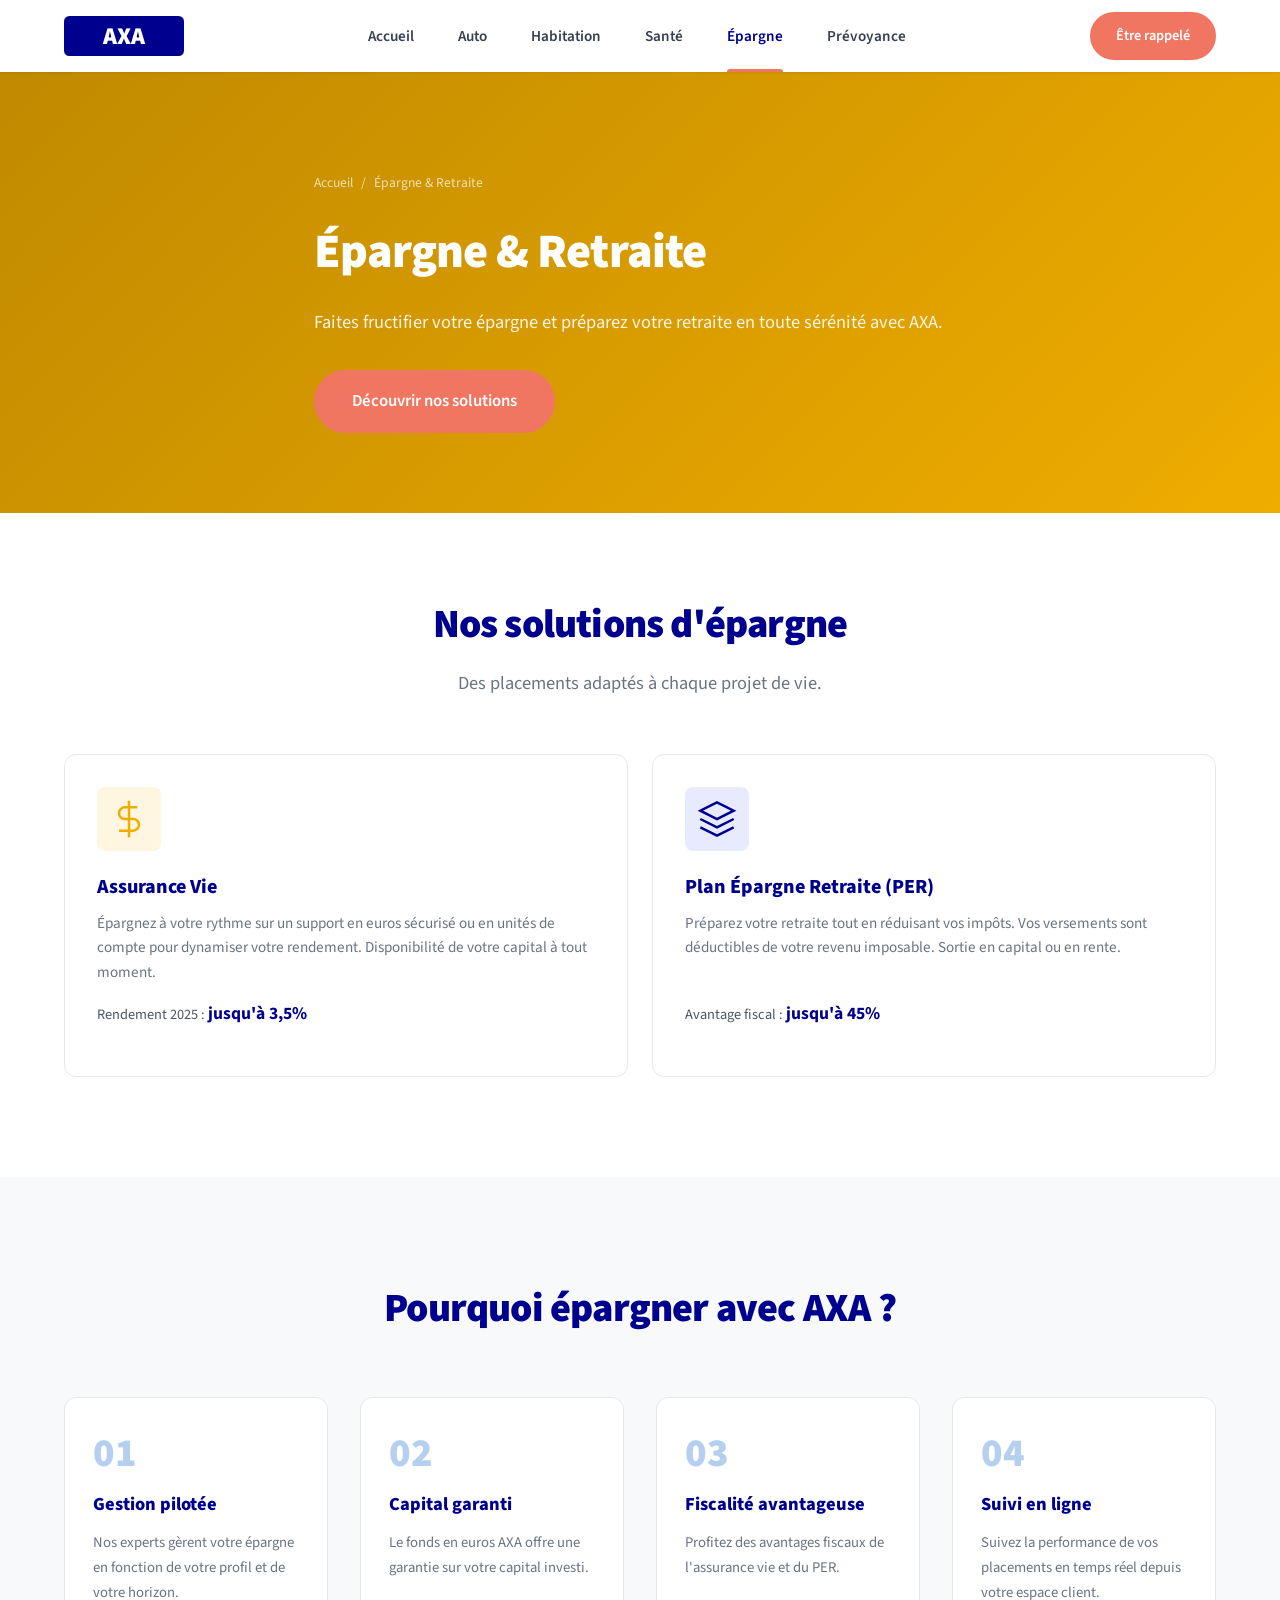
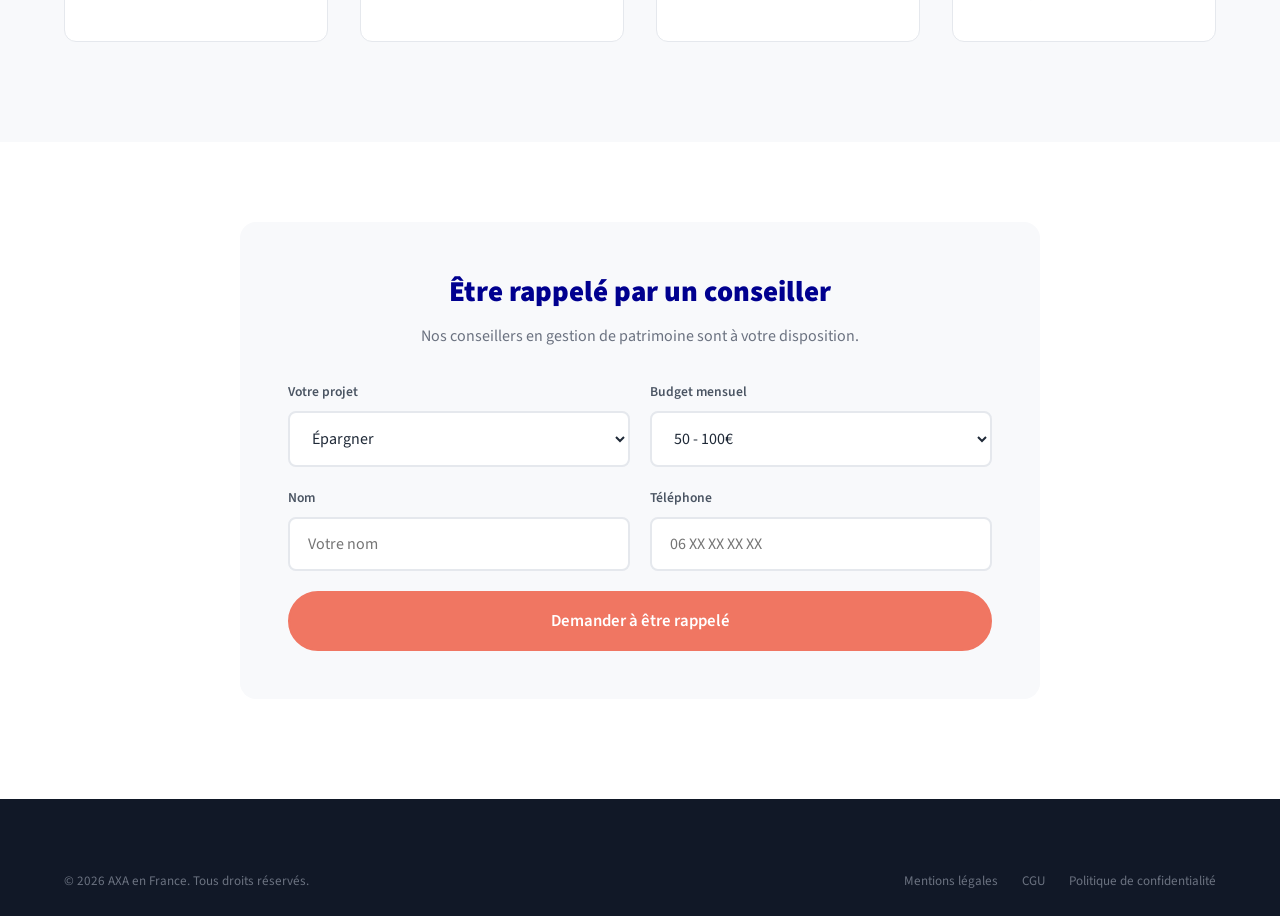
<file: pages/epargne.html>
<!DOCTYPE html>
<html lang="fr">
<head>
    <meta charset="UTF-8">
    <meta name="viewport" content="width=device-width, initial-scale=1.0">
    <meta name="description" content="Épargne & Retraite AXA - Assurance vie, PER, placements. Préparez votre avenir sereinement.">
    <title>Épargne & Retraite | AXA en France</title>
    <link rel="stylesheet" href="../css/style.css">
    <link rel="preconnect" href="https://fonts.googleapis.com">
    <link rel="preconnect" href="https://fonts.gstatic.com" crossorigin>
    <link href="https://fonts.googleapis.com/css2?family=Source+Sans+3:wght@300;400;600;700;900&display=swap" rel="stylesheet">
</head>
<body>

    <header class="header" id="header">
        <div class="container header__inner">
            <a href="../index.html" class="header__logo">
                <svg class="logo-svg" viewBox="0 0 180 60" width="120" height="40">
                    <rect x="0" y="0" width="180" height="60" rx="8" fill="#00008f"/>
                    <text x="90" y="42" text-anchor="middle" fill="#fff" font-family="Source Sans 3, sans-serif" font-size="36" font-weight="900">AXA</text>
                </svg>
            </a>
            <nav class="nav" id="mainNav">
                <ul class="nav__list">
                    <li class="nav__item"><a href="../index.html" class="nav__link">Accueil</a></li>
                    <li class="nav__item"><a href="auto.html" class="nav__link">Auto</a></li>
                    <li class="nav__item"><a href="habitation.html" class="nav__link">Habitation</a></li>
                    <li class="nav__item"><a href="sante.html" class="nav__link">Santé</a></li>
                    <li class="nav__item"><a href="epargne.html" class="nav__link nav__link--active">Épargne</a></li>
                    <li class="nav__item"><a href="prevoyance.html" class="nav__link">Prévoyance</a></li>
                </ul>
            </nav>
            <div class="header__actions">
                <a href="#contact" class="btn btn--primary header__cta">Être rappelé</a>
                <button class="hamburger" id="hamburger" aria-label="Menu"><span></span><span></span><span></span></button>
            </div>
        </div>
    </header>

    <section class="page-hero page-hero--gold">
        <div class="container page-hero__inner">
            <div class="page-hero__content">
                <nav class="breadcrumb"><a href="../index.html">Accueil</a><span>/</span><span>Épargne & Retraite</span></nav>
                <h1 class="page-hero__title">Épargne & Retraite</h1>
                <p class="page-hero__subtitle">Faites fructifier votre épargne et préparez votre retraite en toute sérénité avec AXA.</p>
                <div class="page-hero__actions">
                    <a href="#solutions" class="btn btn--primary btn--large">Découvrir nos solutions</a>
                </div>
            </div>
        </div>
    </section>

    <!-- ========== SOLUTIONS ========== -->
    <section class="products" id="solutions" style="padding-top:80px;">
        <div class="container">
            <div class="section-header">
                <h2 class="section-title">Nos solutions d'épargne</h2>
                <p class="section-subtitle">Des placements adaptés à chaque projet de vie.</p>
            </div>
            <div class="products__grid" style="grid-template-columns: repeat(2, 1fr);">
                <div class="product-card">
                    <div class="product-card__icon product-card__icon--gold">
                        <svg width="40" height="40" viewBox="0 0 24 24" fill="none" stroke="currentColor" stroke-width="1.5"><line x1="12" y1="1" x2="12" y2="23"/><path d="M17 5H9.5a3.5 3.5 0 0 0 0 7h5a3.5 3.5 0 0 1 0 7H6"/></svg>
                    </div>
                    <h3 class="product-card__title">Assurance Vie</h3>
                    <p class="product-card__desc">Épargnez à votre rythme sur un support en euros sécurisé ou en unités de compte pour dynamiser votre rendement. Disponibilité de votre capital à tout moment.</p>
                    <span class="product-card__price">Rendement 2025 : <strong>jusqu'à 3,5%</strong></span>
                </div>
                <div class="product-card">
                    <div class="product-card__icon product-card__icon--blue">
                        <svg width="40" height="40" viewBox="0 0 24 24" fill="none" stroke="currentColor" stroke-width="1.5"><path d="M12 2L2 7l10 5 10-5-10-5z"/><path d="M2 17l10 5 10-5"/><path d="M2 12l10 5 10-5"/></svg>
                    </div>
                    <h3 class="product-card__title">Plan Épargne Retraite (PER)</h3>
                    <p class="product-card__desc">Préparez votre retraite tout en réduisant vos impôts. Vos versements sont déductibles de votre revenu imposable. Sortie en capital ou en rente.</p>
                    <span class="product-card__price">Avantage fiscal : <strong>jusqu'à 45%</strong></span>
                </div>
            </div>
        </div>
    </section>

    <section class="advantages">
        <div class="container">
            <div class="section-header">
                <h2 class="section-title">Pourquoi épargner avec AXA ?</h2>
            </div>
            <div class="advantages__grid">
                <div class="advantage-card">
                    <div class="advantage-card__number">01</div>
                    <h3 class="advantage-card__title">Gestion pilotée</h3>
                    <p class="advantage-card__desc">Nos experts gèrent votre épargne en fonction de votre profil et de votre horizon.</p>
                </div>
                <div class="advantage-card">
                    <div class="advantage-card__number">02</div>
                    <h3 class="advantage-card__title">Capital garanti</h3>
                    <p class="advantage-card__desc">Le fonds en euros AXA offre une garantie sur votre capital investi.</p>
                </div>
                <div class="advantage-card">
                    <div class="advantage-card__number">03</div>
                    <h3 class="advantage-card__title">Fiscalité avantageuse</h3>
                    <p class="advantage-card__desc">Profitez des avantages fiscaux de l'assurance vie et du PER.</p>
                </div>
                <div class="advantage-card">
                    <div class="advantage-card__number">04</div>
                    <h3 class="advantage-card__title">Suivi en ligne</h3>
                    <p class="advantage-card__desc">Suivez la performance de vos placements en temps réel depuis votre espace client.</p>
                </div>
            </div>
        </div>
    </section>

    <section class="page-form" id="contact">
        <div class="container">
            <div class="page-form__box">
                <h2>Être rappelé par un conseiller</h2>
                <p>Nos conseillers en gestion de patrimoine sont à votre disposition.</p>
                <form class="page-form__grid">
                    <div class="page-form__field">
                        <label>Votre projet</label>
                        <select><option>Épargner</option><option>Préparer la retraite</option><option>Transmettre</option><option>Réduire mes impôts</option></select>
                    </div>
                    <div class="page-form__field">
                        <label>Budget mensuel</label>
                        <select><option>50 - 100€</option><option>100 - 300€</option><option>300 - 500€</option><option>500€+</option></select>
                    </div>
                    <div class="page-form__field">
                        <label>Nom</label>
                        <input type="text" placeholder="Votre nom">
                    </div>
                    <div class="page-form__field">
                        <label>Téléphone</label>
                        <input type="tel" placeholder="06 XX XX XX XX">
                    </div>
                    <div class="page-form__field page-form__field--full">
                        <button type="submit" class="btn btn--primary btn--large" style="width:100%;justify-content:center;">Demander à être rappelé</button>
                    </div>
                </form>
            </div>
        </div>
    </section>

    <footer class="footer">
        <div class="container">
            <div class="footer__bottom" style="border:none;padding-top:0;">
                <p>&copy; 2026 AXA en France. Tous droits réservés.</p>
                <ul class="footer__legal">
                    <li><a href="#">Mentions légales</a></li>
                    <li><a href="#">CGU</a></li>
                    <li><a href="#">Politique de confidentialité</a></li>
                </ul>
            </div>
        </div>
    </footer>
    <script src="../js/main.js"></script>
</body>
</html>
</file>
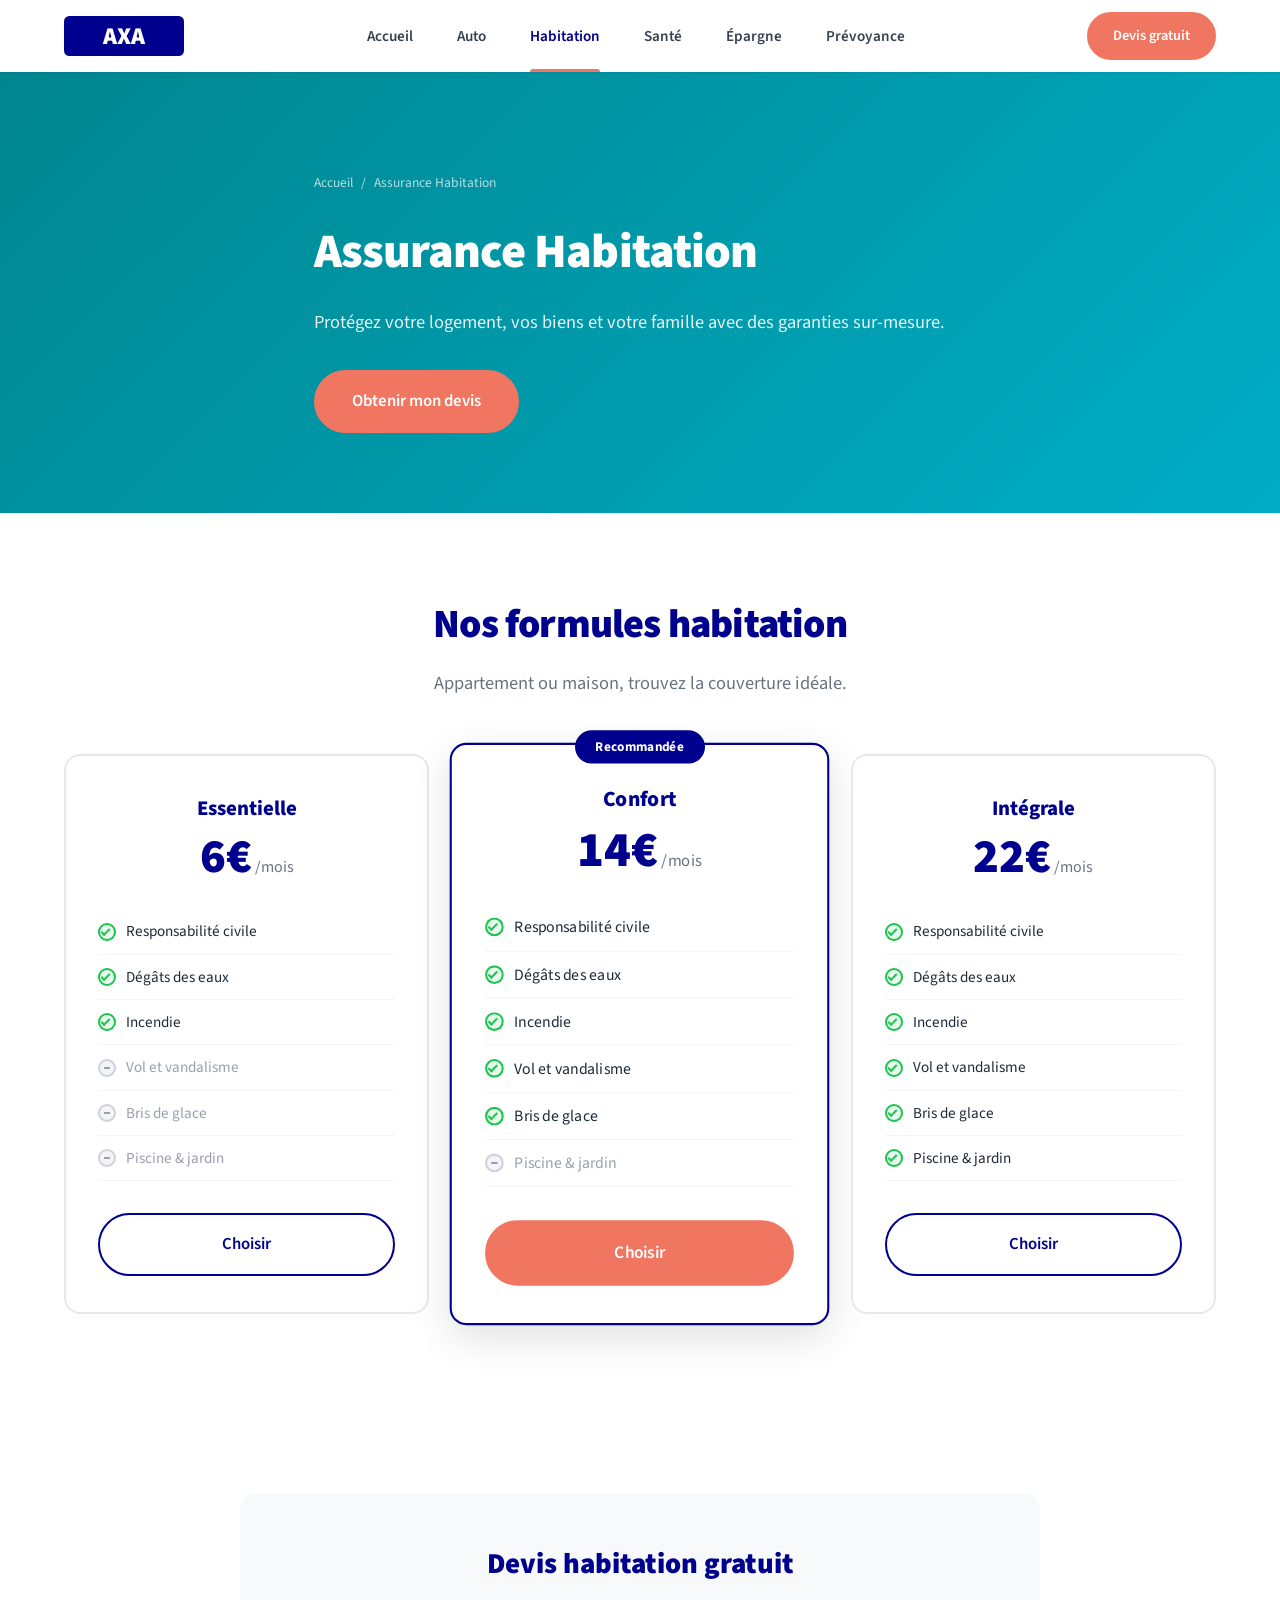
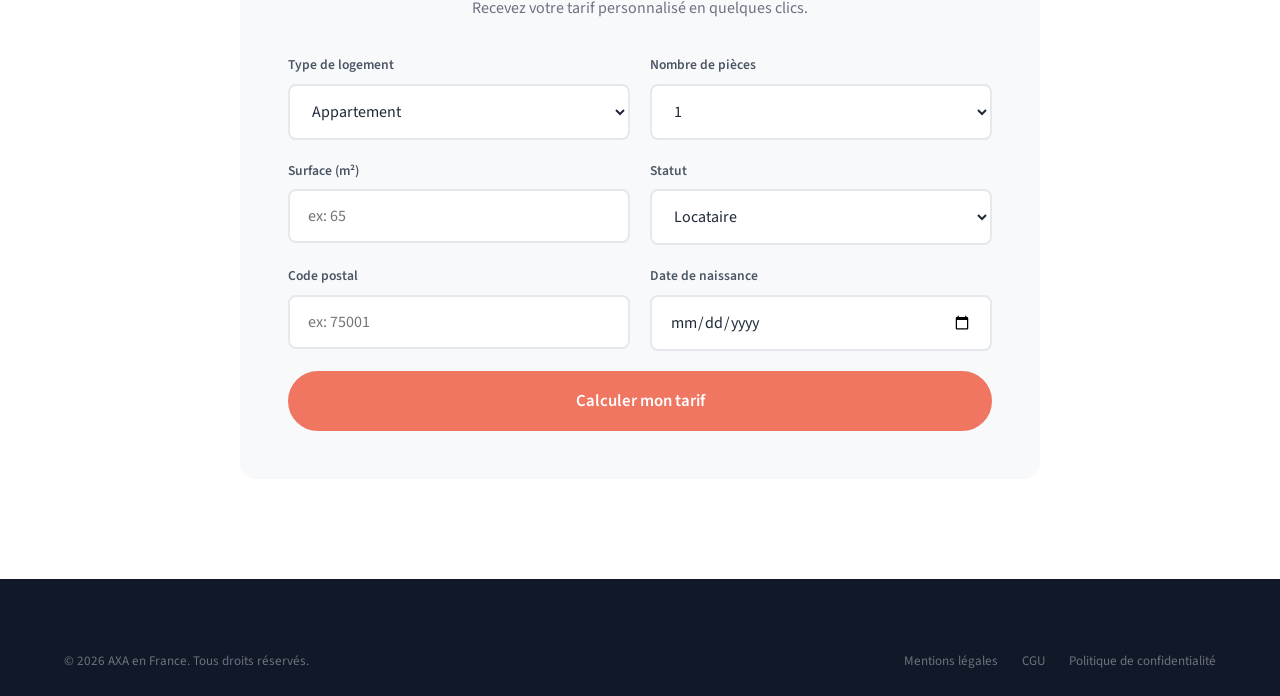
<file: pages/habitation.html>
<!DOCTYPE html>
<html lang="fr">
<head>
    <meta charset="UTF-8">
    <meta name="viewport" content="width=device-width, initial-scale=1.0">
    <meta name="description" content="Assurance Habitation AXA - Protégez votre logement et vos biens. Formules appartement et maison dès 6€/mois.">
    <title>Assurance Habitation | AXA en France</title>
    <link rel="stylesheet" href="../css/style.css">
    <link rel="preconnect" href="https://fonts.googleapis.com">
    <link rel="preconnect" href="https://fonts.gstatic.com" crossorigin>
    <link href="https://fonts.googleapis.com/css2?family=Source+Sans+3:wght@300;400;600;700;900&display=swap" rel="stylesheet">
</head>
<body>

    <header class="header" id="header">
        <div class="container header__inner">
            <a href="../index.html" class="header__logo">
                <svg class="logo-svg" viewBox="0 0 180 60" width="120" height="40">
                    <rect x="0" y="0" width="180" height="60" rx="8" fill="#00008f"/>
                    <text x="90" y="42" text-anchor="middle" fill="#fff" font-family="Source Sans 3, sans-serif" font-size="36" font-weight="900">AXA</text>
                </svg>
            </a>
            <nav class="nav" id="mainNav">
                <ul class="nav__list">
                    <li class="nav__item"><a href="../index.html" class="nav__link">Accueil</a></li>
                    <li class="nav__item"><a href="auto.html" class="nav__link">Auto</a></li>
                    <li class="nav__item"><a href="habitation.html" class="nav__link nav__link--active">Habitation</a></li>
                    <li class="nav__item"><a href="sante.html" class="nav__link">Santé</a></li>
                    <li class="nav__item"><a href="epargne.html" class="nav__link">Épargne</a></li>
                    <li class="nav__item"><a href="prevoyance.html" class="nav__link">Prévoyance</a></li>
                </ul>
            </nav>
            <div class="header__actions">
                <a href="#devis" class="btn btn--primary header__cta">Devis gratuit</a>
                <button class="hamburger" id="hamburger" aria-label="Menu"><span></span><span></span><span></span></button>
            </div>
        </div>
    </header>

    <section class="page-hero page-hero--teal">
        <div class="container page-hero__inner">
            <div class="page-hero__content">
                <nav class="breadcrumb"><a href="../index.html">Accueil</a><span>/</span><span>Assurance Habitation</span></nav>
                <h1 class="page-hero__title">Assurance Habitation</h1>
                <p class="page-hero__subtitle">Protégez votre logement, vos biens et votre famille avec des garanties sur-mesure.</p>
                <div class="page-hero__actions">
                    <a href="#devis" class="btn btn--primary btn--large">Obtenir mon devis</a>
                </div>
            </div>
        </div>
    </section>

    <section class="pricing" id="formules">
        <div class="container">
            <div class="section-header">
                <h2 class="section-title">Nos formules habitation</h2>
                <p class="section-subtitle">Appartement ou maison, trouvez la couverture idéale.</p>
            </div>
            <div class="pricing__grid">
                <div class="pricing-card">
                    <div class="pricing-card__header">
                        <h3>Essentielle</h3>
                        <div class="pricing-card__price">
                            <span class="pricing-card__amount">6&euro;</span>
                            <span class="pricing-card__period">/mois</span>
                        </div>
                    </div>
                    <ul class="pricing-card__features">
                        <li class="included">Responsabilité civile</li>
                        <li class="included">Dégâts des eaux</li>
                        <li class="included">Incendie</li>
                        <li class="excluded">Vol et vandalisme</li>
                        <li class="excluded">Bris de glace</li>
                        <li class="excluded">Piscine & jardin</li>
                    </ul>
                    <a href="#devis" class="btn btn--outline-dark btn--large pricing-card__btn">Choisir</a>
                </div>
                <div class="pricing-card pricing-card--featured">
                    <div class="pricing-card__badge">Recommandée</div>
                    <div class="pricing-card__header">
                        <h3>Confort</h3>
                        <div class="pricing-card__price">
                            <span class="pricing-card__amount">14&euro;</span>
                            <span class="pricing-card__period">/mois</span>
                        </div>
                    </div>
                    <ul class="pricing-card__features">
                        <li class="included">Responsabilité civile</li>
                        <li class="included">Dégâts des eaux</li>
                        <li class="included">Incendie</li>
                        <li class="included">Vol et vandalisme</li>
                        <li class="included">Bris de glace</li>
                        <li class="excluded">Piscine & jardin</li>
                    </ul>
                    <a href="#devis" class="btn btn--primary btn--large pricing-card__btn">Choisir</a>
                </div>
                <div class="pricing-card">
                    <div class="pricing-card__header">
                        <h3>Intégrale</h3>
                        <div class="pricing-card__price">
                            <span class="pricing-card__amount">22&euro;</span>
                            <span class="pricing-card__period">/mois</span>
                        </div>
                    </div>
                    <ul class="pricing-card__features">
                        <li class="included">Responsabilité civile</li>
                        <li class="included">Dégâts des eaux</li>
                        <li class="included">Incendie</li>
                        <li class="included">Vol et vandalisme</li>
                        <li class="included">Bris de glace</li>
                        <li class="included">Piscine & jardin</li>
                    </ul>
                    <a href="#devis" class="btn btn--outline-dark btn--large pricing-card__btn">Choisir</a>
                </div>
            </div>
        </div>
    </section>

    <section class="page-form" id="devis">
        <div class="container">
            <div class="page-form__box">
                <h2>Devis habitation gratuit</h2>
                <p>Recevez votre tarif personnalisé en quelques clics.</p>
                <form class="page-form__grid">
                    <div class="page-form__field">
                        <label>Type de logement</label>
                        <select><option>Appartement</option><option>Maison</option><option>Studio</option></select>
                    </div>
                    <div class="page-form__field">
                        <label>Nombre de pièces</label>
                        <select><option>1</option><option>2</option><option>3</option><option>4</option><option>5+</option></select>
                    </div>
                    <div class="page-form__field">
                        <label>Surface (m&sup2;)</label>
                        <input type="number" placeholder="ex: 65" min="10">
                    </div>
                    <div class="page-form__field">
                        <label>Statut</label>
                        <select><option>Locataire</option><option>Propriétaire</option><option>Copropriétaire</option></select>
                    </div>
                    <div class="page-form__field">
                        <label>Code postal</label>
                        <input type="text" placeholder="ex: 75001" maxlength="5">
                    </div>
                    <div class="page-form__field">
                        <label>Date de naissance</label>
                        <input type="date">
                    </div>
                    <div class="page-form__field page-form__field--full">
                        <button type="submit" class="btn btn--primary btn--large" style="width:100%;justify-content:center;">Calculer mon tarif</button>
                    </div>
                </form>
            </div>
        </div>
    </section>

    <footer class="footer">
        <div class="container">
            <div class="footer__bottom" style="border:none;padding-top:0;">
                <p>&copy; 2026 AXA en France. Tous droits réservés.</p>
                <ul class="footer__legal">
                    <li><a href="#">Mentions légales</a></li>
                    <li><a href="#">CGU</a></li>
                    <li><a href="#">Politique de confidentialité</a></li>
                </ul>
            </div>
        </div>
    </footer>
    <script src="../js/main.js"></script>
</body>
</html>
</file>
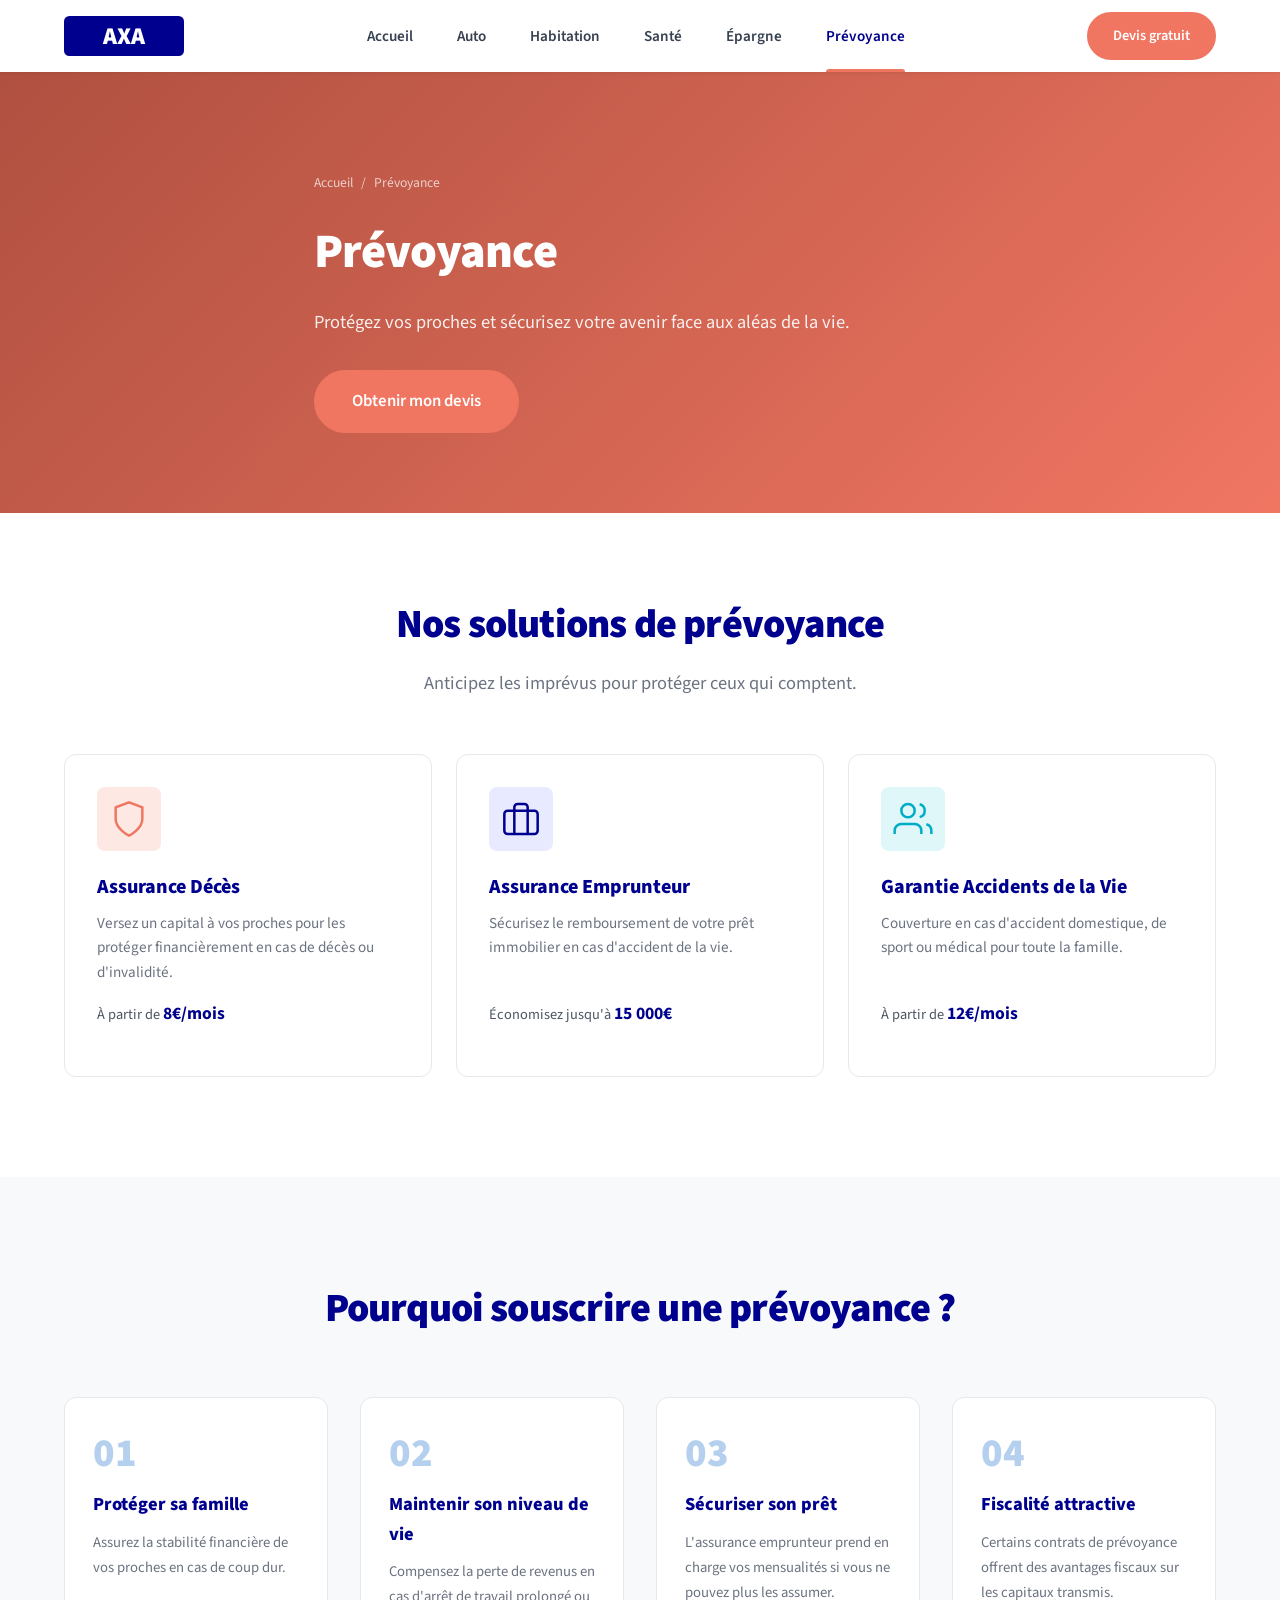
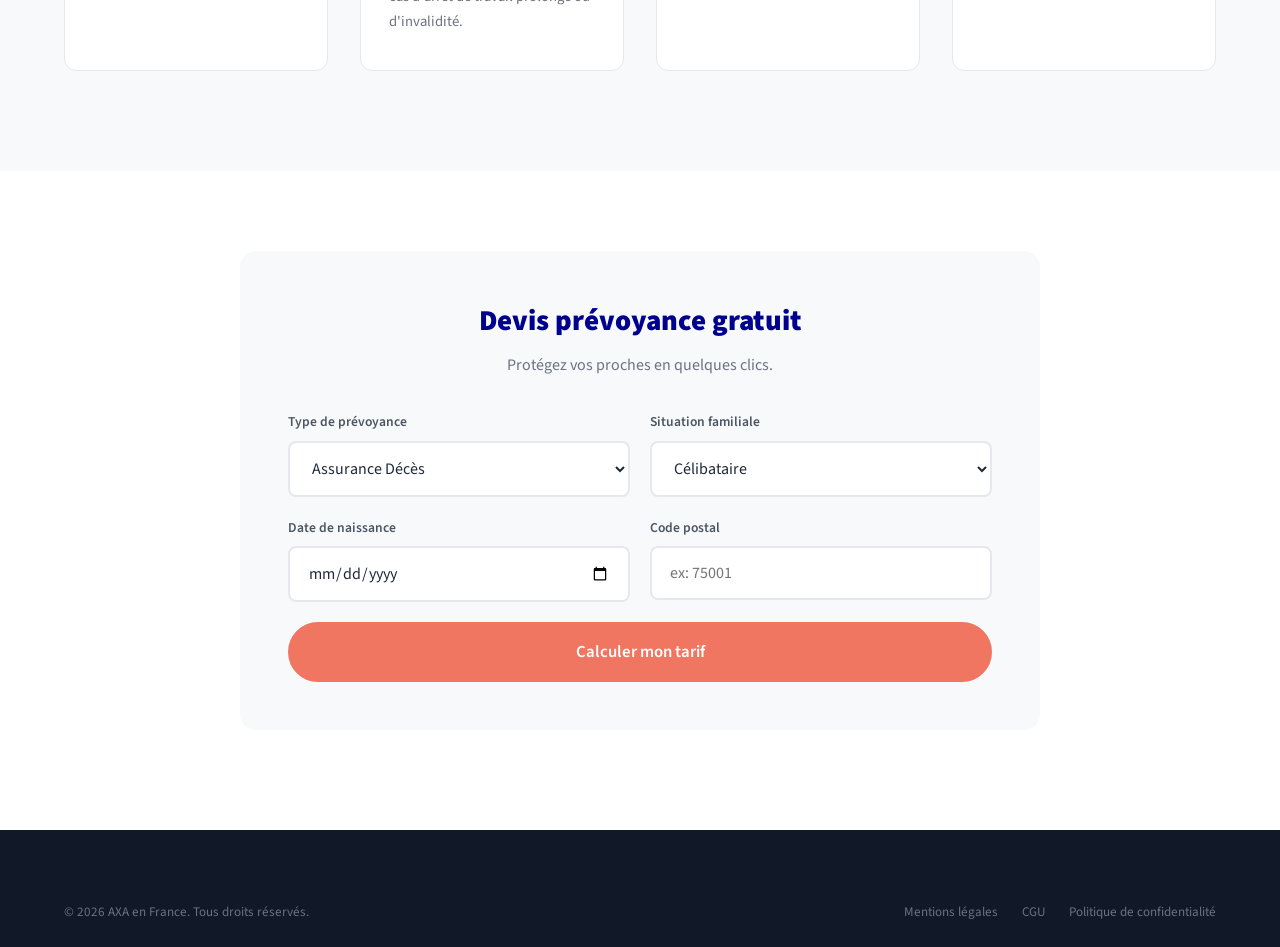
<file: pages/prevoyance.html>
<!DOCTYPE html>
<html lang="fr">
<head>
    <meta charset="UTF-8">
    <meta name="viewport" content="width=device-width, initial-scale=1.0">
    <meta name="description" content="Prévoyance AXA - Assurance décès, emprunteur, accidents de la vie. Protégez vos proches.">
    <title>Prévoyance | AXA en France</title>
    <link rel="stylesheet" href="../css/style.css">
    <link rel="preconnect" href="https://fonts.googleapis.com">
    <link rel="preconnect" href="https://fonts.gstatic.com" crossorigin>
    <link href="https://fonts.googleapis.com/css2?family=Source+Sans+3:wght@300;400;600;700;900&display=swap" rel="stylesheet">
</head>
<body>

    <header class="header" id="header">
        <div class="container header__inner">
            <a href="../index.html" class="header__logo">
                <svg class="logo-svg" viewBox="0 0 180 60" width="120" height="40">
                    <rect x="0" y="0" width="180" height="60" rx="8" fill="#00008f"/>
                    <text x="90" y="42" text-anchor="middle" fill="#fff" font-family="Source Sans 3, sans-serif" font-size="36" font-weight="900">AXA</text>
                </svg>
            </a>
            <nav class="nav" id="mainNav">
                <ul class="nav__list">
                    <li class="nav__item"><a href="../index.html" class="nav__link">Accueil</a></li>
                    <li class="nav__item"><a href="auto.html" class="nav__link">Auto</a></li>
                    <li class="nav__item"><a href="habitation.html" class="nav__link">Habitation</a></li>
                    <li class="nav__item"><a href="sante.html" class="nav__link">Santé</a></li>
                    <li class="nav__item"><a href="epargne.html" class="nav__link">Épargne</a></li>
                    <li class="nav__item"><a href="prevoyance.html" class="nav__link nav__link--active">Prévoyance</a></li>
                </ul>
            </nav>
            <div class="header__actions">
                <a href="#devis" class="btn btn--primary header__cta">Devis gratuit</a>
                <button class="hamburger" id="hamburger" aria-label="Menu"><span></span><span></span><span></span></button>
            </div>
        </div>
    </header>

    <section class="page-hero page-hero--red">
        <div class="container page-hero__inner">
            <div class="page-hero__content">
                <nav class="breadcrumb"><a href="../index.html">Accueil</a><span>/</span><span>Prévoyance</span></nav>
                <h1 class="page-hero__title">Prévoyance</h1>
                <p class="page-hero__subtitle">Protégez vos proches et sécurisez votre avenir face aux aléas de la vie.</p>
                <div class="page-hero__actions">
                    <a href="#devis" class="btn btn--primary btn--large">Obtenir mon devis</a>
                </div>
            </div>
        </div>
    </section>

    <section class="products" id="solutions" style="padding-top:80px;">
        <div class="container">
            <div class="section-header">
                <h2 class="section-title">Nos solutions de prévoyance</h2>
                <p class="section-subtitle">Anticipez les imprévus pour protéger ceux qui comptent.</p>
            </div>
            <div class="products__grid">
                <div class="product-card">
                    <div class="product-card__icon product-card__icon--red">
                        <svg width="40" height="40" viewBox="0 0 24 24" fill="none" stroke="currentColor" stroke-width="1.5"><path d="M12 22s8-4 8-10V5l-8-3-8 3v7c0 6 8 10 8 10z"/></svg>
                    </div>
                    <h3 class="product-card__title">Assurance Décès</h3>
                    <p class="product-card__desc">Versez un capital à vos proches pour les protéger financièrement en cas de décès ou d'invalidité.</p>
                    <span class="product-card__price">À partir de <strong>8&euro;/mois</strong></span>
                </div>
                <div class="product-card">
                    <div class="product-card__icon product-card__icon--blue">
                        <svg width="40" height="40" viewBox="0 0 24 24" fill="none" stroke="currentColor" stroke-width="1.5"><rect x="2" y="7" width="20" height="14" rx="2" ry="2"/><path d="M16 21V5a2 2 0 0 0-2-2h-4a2 2 0 0 0-2 2v16"/></svg>
                    </div>
                    <h3 class="product-card__title">Assurance Emprunteur</h3>
                    <p class="product-card__desc">Sécurisez le remboursement de votre prêt immobilier en cas d'accident de la vie.</p>
                    <span class="product-card__price">Économisez jusqu'à <strong>15 000&euro;</strong></span>
                </div>
                <div class="product-card">
                    <div class="product-card__icon product-card__icon--teal">
                        <svg width="40" height="40" viewBox="0 0 24 24" fill="none" stroke="currentColor" stroke-width="1.5"><path d="M17 21v-2a4 4 0 0 0-4-4H5a4 4 0 0 0-4 4v2"/><circle cx="9" cy="7" r="4"/><path d="M23 21v-2a4 4 0 0 0-3-3.87"/><path d="M16 3.13a4 4 0 0 1 0 7.75"/></svg>
                    </div>
                    <h3 class="product-card__title">Garantie Accidents de la Vie</h3>
                    <p class="product-card__desc">Couverture en cas d'accident domestique, de sport ou médical pour toute la famille.</p>
                    <span class="product-card__price">À partir de <strong>12&euro;/mois</strong></span>
                </div>
            </div>
        </div>
    </section>

    <section class="advantages">
        <div class="container">
            <div class="section-header">
                <h2 class="section-title">Pourquoi souscrire une prévoyance ?</h2>
            </div>
            <div class="advantages__grid">
                <div class="advantage-card">
                    <div class="advantage-card__number">01</div>
                    <h3 class="advantage-card__title">Protéger sa famille</h3>
                    <p class="advantage-card__desc">Assurez la stabilité financière de vos proches en cas de coup dur.</p>
                </div>
                <div class="advantage-card">
                    <div class="advantage-card__number">02</div>
                    <h3 class="advantage-card__title">Maintenir son niveau de vie</h3>
                    <p class="advantage-card__desc">Compensez la perte de revenus en cas d'arrêt de travail prolongé ou d'invalidité.</p>
                </div>
                <div class="advantage-card">
                    <div class="advantage-card__number">03</div>
                    <h3 class="advantage-card__title">Sécuriser son prêt</h3>
                    <p class="advantage-card__desc">L'assurance emprunteur prend en charge vos mensualités si vous ne pouvez plus les assumer.</p>
                </div>
                <div class="advantage-card">
                    <div class="advantage-card__number">04</div>
                    <h3 class="advantage-card__title">Fiscalité attractive</h3>
                    <p class="advantage-card__desc">Certains contrats de prévoyance offrent des avantages fiscaux sur les capitaux transmis.</p>
                </div>
            </div>
        </div>
    </section>

    <section class="page-form" id="devis">
        <div class="container">
            <div class="page-form__box">
                <h2>Devis prévoyance gratuit</h2>
                <p>Protégez vos proches en quelques clics.</p>
                <form class="page-form__grid">
                    <div class="page-form__field">
                        <label>Type de prévoyance</label>
                        <select><option>Assurance Décès</option><option>Assurance Emprunteur</option><option>Accidents de la Vie</option></select>
                    </div>
                    <div class="page-form__field">
                        <label>Situation familiale</label>
                        <select><option>Célibataire</option><option>En couple</option><option>Famille avec enfants</option></select>
                    </div>
                    <div class="page-form__field">
                        <label>Date de naissance</label>
                        <input type="date">
                    </div>
                    <div class="page-form__field">
                        <label>Code postal</label>
                        <input type="text" placeholder="ex: 75001" maxlength="5">
                    </div>
                    <div class="page-form__field page-form__field--full">
                        <button type="submit" class="btn btn--primary btn--large" style="width:100%;justify-content:center;">Calculer mon tarif</button>
                    </div>
                </form>
            </div>
        </div>
    </section>

    <footer class="footer">
        <div class="container">
            <div class="footer__bottom" style="border:none;padding-top:0;">
                <p>&copy; 2026 AXA en France. Tous droits réservés.</p>
                <ul class="footer__legal">
                    <li><a href="#">Mentions légales</a></li>
                    <li><a href="#">CGU</a></li>
                    <li><a href="#">Politique de confidentialité</a></li>
                </ul>
            </div>
        </div>
    </footer>
    <script src="../js/main.js"></script>
</body>
</html>
</file>
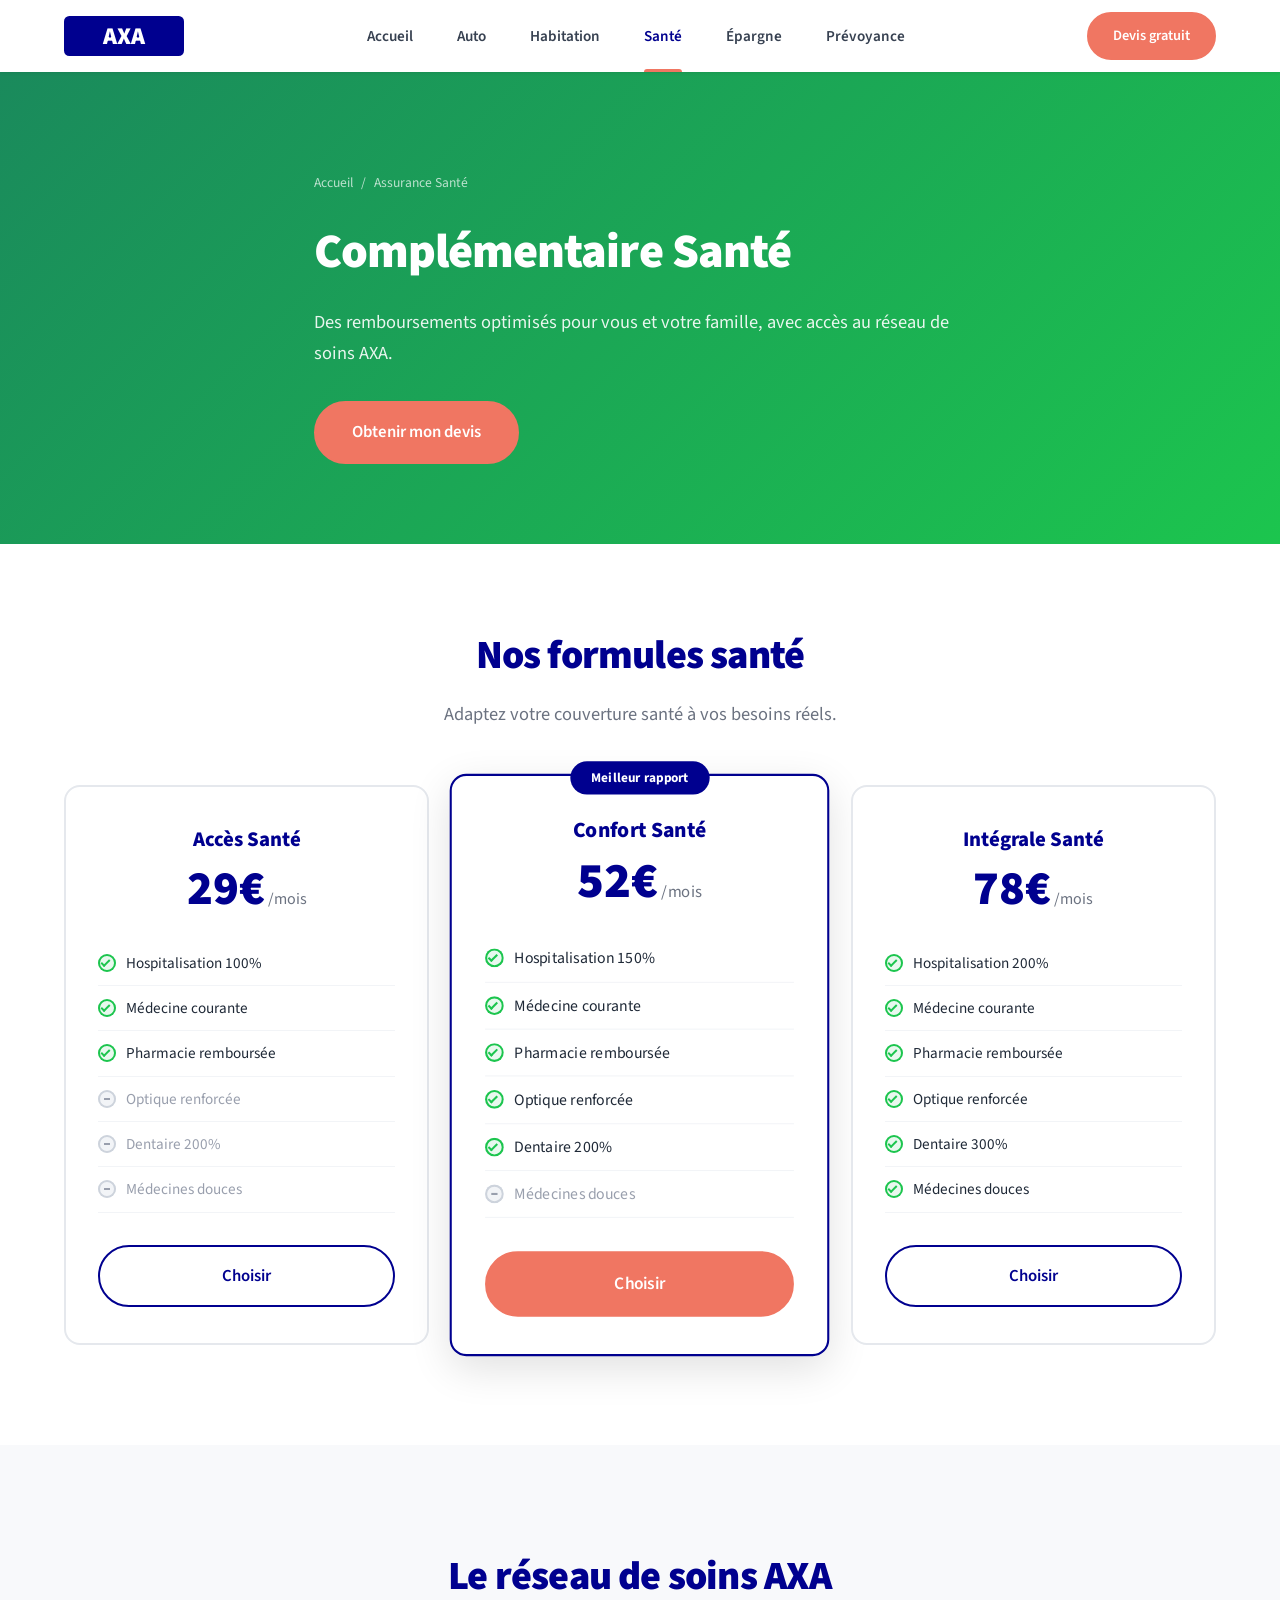
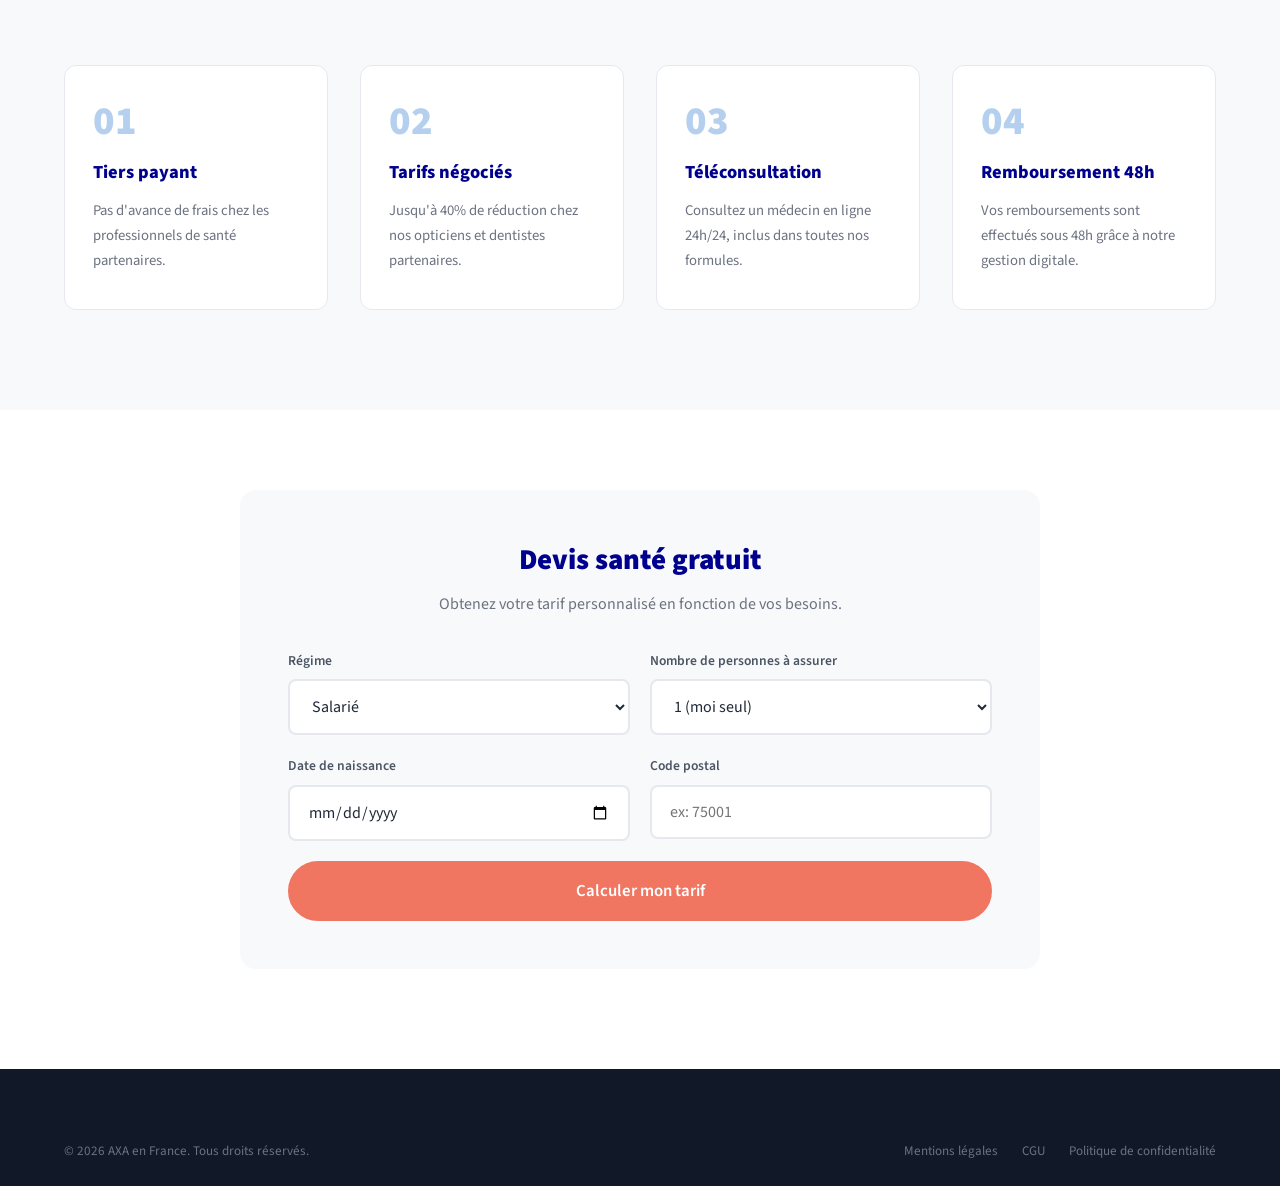
<file: pages/sante.html>
<!DOCTYPE html>
<html lang="fr">
<head>
    <meta charset="UTF-8">
    <meta name="viewport" content="width=device-width, initial-scale=1.0">
    <meta name="description" content="Complémentaire Santé AXA - Mutuelle individuelle et familiale. Réseau de soins, remboursements rapides.">
    <title>Assurance Santé | AXA en France</title>
    <link rel="stylesheet" href="../css/style.css">
    <link rel="preconnect" href="https://fonts.googleapis.com">
    <link rel="preconnect" href="https://fonts.gstatic.com" crossorigin>
    <link href="https://fonts.googleapis.com/css2?family=Source+Sans+3:wght@300;400;600;700;900&display=swap" rel="stylesheet">
</head>
<body>

    <header class="header" id="header">
        <div class="container header__inner">
            <a href="../index.html" class="header__logo">
                <svg class="logo-svg" viewBox="0 0 180 60" width="120" height="40">
                    <rect x="0" y="0" width="180" height="60" rx="8" fill="#00008f"/>
                    <text x="90" y="42" text-anchor="middle" fill="#fff" font-family="Source Sans 3, sans-serif" font-size="36" font-weight="900">AXA</text>
                </svg>
            </a>
            <nav class="nav" id="mainNav">
                <ul class="nav__list">
                    <li class="nav__item"><a href="../index.html" class="nav__link">Accueil</a></li>
                    <li class="nav__item"><a href="auto.html" class="nav__link">Auto</a></li>
                    <li class="nav__item"><a href="habitation.html" class="nav__link">Habitation</a></li>
                    <li class="nav__item"><a href="sante.html" class="nav__link nav__link--active">Santé</a></li>
                    <li class="nav__item"><a href="epargne.html" class="nav__link">Épargne</a></li>
                    <li class="nav__item"><a href="prevoyance.html" class="nav__link">Prévoyance</a></li>
                </ul>
            </nav>
            <div class="header__actions">
                <a href="#devis" class="btn btn--primary header__cta">Devis gratuit</a>
                <button class="hamburger" id="hamburger" aria-label="Menu"><span></span><span></span><span></span></button>
            </div>
        </div>
    </header>

    <section class="page-hero page-hero--green">
        <div class="container page-hero__inner">
            <div class="page-hero__content">
                <nav class="breadcrumb"><a href="../index.html">Accueil</a><span>/</span><span>Assurance Santé</span></nav>
                <h1 class="page-hero__title">Complémentaire Santé</h1>
                <p class="page-hero__subtitle">Des remboursements optimisés pour vous et votre famille, avec accès au réseau de soins AXA.</p>
                <div class="page-hero__actions">
                    <a href="#devis" class="btn btn--primary btn--large">Obtenir mon devis</a>
                </div>
            </div>
        </div>
    </section>

    <section class="pricing" id="formules">
        <div class="container">
            <div class="section-header">
                <h2 class="section-title">Nos formules santé</h2>
                <p class="section-subtitle">Adaptez votre couverture santé à vos besoins réels.</p>
            </div>
            <div class="pricing__grid">
                <div class="pricing-card">
                    <div class="pricing-card__header">
                        <h3>Accès Santé</h3>
                        <div class="pricing-card__price">
                            <span class="pricing-card__amount">29&euro;</span>
                            <span class="pricing-card__period">/mois</span>
                        </div>
                    </div>
                    <ul class="pricing-card__features">
                        <li class="included">Hospitalisation 100%</li>
                        <li class="included">Médecine courante</li>
                        <li class="included">Pharmacie remboursée</li>
                        <li class="excluded">Optique renforcée</li>
                        <li class="excluded">Dentaire 200%</li>
                        <li class="excluded">Médecines douces</li>
                    </ul>
                    <a href="#devis" class="btn btn--outline-dark btn--large pricing-card__btn">Choisir</a>
                </div>
                <div class="pricing-card pricing-card--featured">
                    <div class="pricing-card__badge">Meilleur rapport</div>
                    <div class="pricing-card__header">
                        <h3>Confort Santé</h3>
                        <div class="pricing-card__price">
                            <span class="pricing-card__amount">52&euro;</span>
                            <span class="pricing-card__period">/mois</span>
                        </div>
                    </div>
                    <ul class="pricing-card__features">
                        <li class="included">Hospitalisation 150%</li>
                        <li class="included">Médecine courante</li>
                        <li class="included">Pharmacie remboursée</li>
                        <li class="included">Optique renforcée</li>
                        <li class="included">Dentaire 200%</li>
                        <li class="excluded">Médecines douces</li>
                    </ul>
                    <a href="#devis" class="btn btn--primary btn--large pricing-card__btn">Choisir</a>
                </div>
                <div class="pricing-card">
                    <div class="pricing-card__header">
                        <h3>Intégrale Santé</h3>
                        <div class="pricing-card__price">
                            <span class="pricing-card__amount">78&euro;</span>
                            <span class="pricing-card__period">/mois</span>
                        </div>
                    </div>
                    <ul class="pricing-card__features">
                        <li class="included">Hospitalisation 200%</li>
                        <li class="included">Médecine courante</li>
                        <li class="included">Pharmacie remboursée</li>
                        <li class="included">Optique renforcée</li>
                        <li class="included">Dentaire 300%</li>
                        <li class="included">Médecines douces</li>
                    </ul>
                    <a href="#devis" class="btn btn--outline-dark btn--large pricing-card__btn">Choisir</a>
                </div>
            </div>
        </div>
    </section>

    <!-- ========== RÉSEAU DE SOINS ========== -->
    <section class="advantages">
        <div class="container">
            <div class="section-header">
                <h2 class="section-title">Le réseau de soins AXA</h2>
            </div>
            <div class="advantages__grid">
                <div class="advantage-card">
                    <div class="advantage-card__number">01</div>
                    <h3 class="advantage-card__title">Tiers payant</h3>
                    <p class="advantage-card__desc">Pas d'avance de frais chez les professionnels de santé partenaires.</p>
                </div>
                <div class="advantage-card">
                    <div class="advantage-card__number">02</div>
                    <h3 class="advantage-card__title">Tarifs négociés</h3>
                    <p class="advantage-card__desc">Jusqu'à 40% de réduction chez nos opticiens et dentistes partenaires.</p>
                </div>
                <div class="advantage-card">
                    <div class="advantage-card__number">03</div>
                    <h3 class="advantage-card__title">Téléconsultation</h3>
                    <p class="advantage-card__desc">Consultez un médecin en ligne 24h/24, inclus dans toutes nos formules.</p>
                </div>
                <div class="advantage-card">
                    <div class="advantage-card__number">04</div>
                    <h3 class="advantage-card__title">Remboursement 48h</h3>
                    <p class="advantage-card__desc">Vos remboursements sont effectués sous 48h grâce à notre gestion digitale.</p>
                </div>
            </div>
        </div>
    </section>

    <section class="page-form" id="devis">
        <div class="container">
            <div class="page-form__box">
                <h2>Devis santé gratuit</h2>
                <p>Obtenez votre tarif personnalisé en fonction de vos besoins.</p>
                <form class="page-form__grid">
                    <div class="page-form__field">
                        <label>Régime</label>
                        <select><option>Salarié</option><option>TNS</option><option>Retraité</option><option>Étudiant</option></select>
                    </div>
                    <div class="page-form__field">
                        <label>Nombre de personnes à assurer</label>
                        <select><option>1 (moi seul)</option><option>2 (couple)</option><option>3+</option></select>
                    </div>
                    <div class="page-form__field">
                        <label>Date de naissance</label>
                        <input type="date">
                    </div>
                    <div class="page-form__field">
                        <label>Code postal</label>
                        <input type="text" placeholder="ex: 75001" maxlength="5">
                    </div>
                    <div class="page-form__field page-form__field--full">
                        <button type="submit" class="btn btn--primary btn--large" style="width:100%;justify-content:center;">Calculer mon tarif</button>
                    </div>
                </form>
            </div>
        </div>
    </section>

    <footer class="footer">
        <div class="container">
            <div class="footer__bottom" style="border:none;padding-top:0;">
                <p>&copy; 2026 AXA en France. Tous droits réservés.</p>
                <ul class="footer__legal">
                    <li><a href="#">Mentions légales</a></li>
                    <li><a href="#">CGU</a></li>
                    <li><a href="#">Politique de confidentialité</a></li>
                </ul>
            </div>
        </div>
    </footer>
    <script src="../js/main.js"></script>
</body>
</html>
</file>
<file: css/style.css>
/* ============================================================
   AXA EN FRANCE — Design System & Styles
   Based on AXA brand guidelines
   Colors: #00008f (AXA Blue), #e11721 (AXA Red), #00adc6 (Teal)
   Font: Source Sans 3
   ============================================================ */

/* ── RESET & BASE ────────────────────────────────────────── */
*, *::before, *::after {
    margin: 0;
    padding: 0;
    box-sizing: border-box;
}

:root {
    /* AXA Brand Colors */
    --axa-blue: #00008f;
    --axa-blue-dark: #00006d;
    --axa-blue-light: #4976ba;
    --axa-blue-lighter: #b5d0ee;
    --axa-blue-bg: #f0f5ff;
    --axa-red: #e11721;
    --axa-teal: #00adc6;
    --axa-teal-dark: #008fa8;
    --axa-green: #1cc54e;
    --axa-gold: #f0ad00;
    --axa-sienna: #f07662;

    /* Neutrals */
    --gray-50: #f8f9fb;
    --gray-100: #f2f4f7;
    --gray-200: #e5e8ed;
    --gray-300: #cdd3dc;
    --gray-400: #999fad;
    --gray-500: #6b7280;
    --gray-600: #4b5563;
    --gray-700: #374151;
    --gray-800: #1f2937;
    --gray-900: #111827;

    --white: #ffffff;
    --shadow-sm: 0 1px 3px rgba(0, 0, 0, 0.08);
    --shadow-md: 0 4px 12px rgba(0, 0, 0, 0.1);
    --shadow-lg: 0 12px 40px rgba(0, 0, 0, 0.12);
    --shadow-xl: 0 20px 60px rgba(0, 0, 0, 0.15);

    --radius-sm: 8px;
    --radius-md: 12px;
    --radius-lg: 16px;
    --radius-xl: 24px;

    --transition: 0.3s cubic-bezier(0.4, 0, 0.2, 1);
}

html {
    scroll-behavior: smooth;
    font-size: 16px;
}

body {
    font-family: 'Source Sans 3', -apple-system, BlinkMacSystemFont, 'Segoe UI', sans-serif;
    color: var(--gray-800);
    background: var(--white);
    line-height: 1.6;
    -webkit-font-smoothing: antialiased;
}

a {
    text-decoration: none;
    color: inherit;
    transition: color var(--transition);
}

ul, ol {
    list-style: none;
}

img {
    max-width: 100%;
    display: block;
}

/* ── CONTAINER ───────────────────────────────────────────── */
.container {
    width: 100%;
    max-width: 1200px;
    margin: 0 auto;
    padding: 0 24px;
}

/* ── BUTTONS ─────────────────────────────────────────────── */
.btn {
    display: inline-flex;
    align-items: center;
    gap: 8px;
    padding: 12px 28px;
    border: 2px solid transparent;
    border-radius: 50px;
    font-family: inherit;
    font-size: 1rem;
    font-weight: 600;
    cursor: pointer;
    transition: all var(--transition);
    white-space: nowrap;
}

.btn--primary {
    background: var(--axa-sienna);
    color: var(--white);
    border-color: var(--axa-sienna);
}
.btn--primary:hover {
    background: #e8624e;
    border-color: #e8624e;
    transform: translateY(-2px);
    box-shadow: 0 8px 24px rgba(240, 118, 98, 0.35);
}

.btn--outline {
    background: transparent;
    color: var(--white);
    border-color: var(--white);
}
.btn--outline:hover {
    background: var(--white);
    color: var(--axa-blue);
}

.btn--white {
    background: var(--white);
    color: var(--axa-blue);
    border-color: var(--white);
}
.btn--white:hover {
    background: var(--axa-blue-bg);
    transform: translateY(-2px);
}

.btn--outline-white {
    background: transparent;
    color: var(--white);
    border-color: rgba(255,255,255,0.5);
}
.btn--outline-white:hover {
    background: rgba(255,255,255,0.15);
    border-color: var(--white);
}

.btn--large {
    padding: 16px 36px;
    font-size: 1.05rem;
}

.btn--small {
    padding: 8px 20px;
    font-size: 0.875rem;
}

/* ── SECTION HEADERS ─────────────────────────────────────── */
.section-header {
    text-align: center;
    margin-bottom: 56px;
}

.section-title {
    font-size: 2.5rem;
    font-weight: 900;
    color: var(--axa-blue);
    margin-bottom: 12px;
    letter-spacing: -0.02em;
}

.section-subtitle {
    font-size: 1.15rem;
    color: var(--gray-500);
    max-width: 560px;
    margin: 0 auto;
}

/* ── TOP BAR ─────────────────────────────────────────────── */
.top-bar {
    background: var(--gray-50);
    border-bottom: 1px solid var(--gray-200);
    padding: 8px 0;
    font-size: 0.85rem;
}

.top-bar .container {
    display: flex;
    justify-content: space-between;
    align-items: center;
}

.top-bar__links {
    display: flex;
    gap: 24px;
}

.top-bar__links a {
    color: var(--gray-600);
}
.top-bar__links a:hover {
    color: var(--axa-blue);
}

.top-bar__login {
    display: flex;
    align-items: center;
    gap: 6px;
    color: var(--axa-blue);
    font-weight: 600;
}
.top-bar__login:hover {
    color: var(--axa-blue-dark);
}

/* ── HEADER ──────────────────────────────────────────────── */
.header {
    position: sticky;
    top: 0;
    z-index: 1000;
    background: var(--white);
    box-shadow: var(--shadow-sm);
    transition: box-shadow var(--transition);
}

.header--scrolled {
    box-shadow: var(--shadow-md);
}

.header__inner {
    display: flex;
    align-items: center;
    justify-content: space-between;
    height: 72px;
}

.header__logo {
    display: flex;
    align-items: center;
    flex-shrink: 0;
}

.header__actions {
    display: flex;
    align-items: center;
    gap: 16px;
}

.header__search {
    background: none;
    border: none;
    cursor: pointer;
    color: var(--gray-600);
    padding: 8px;
    border-radius: 50%;
    transition: all var(--transition);
}
.header__search:hover {
    background: var(--gray-100);
    color: var(--axa-blue);
}

.header__cta {
    font-size: 0.9rem;
    padding: 10px 24px;
}

/* ── NAV ─────────────────────────────────────────────────── */
.nav__list {
    display: flex;
    gap: 4px;
}

.nav__link {
    display: block;
    padding: 24px 20px;
    font-weight: 600;
    font-size: 0.95rem;
    color: var(--gray-700);
    position: relative;
    transition: color var(--transition);
}

.nav__link::after {
    content: '';
    position: absolute;
    bottom: 0;
    left: 20px;
    right: 20px;
    height: 3px;
    background: var(--axa-sienna);
    border-radius: 3px 3px 0 0;
    transform: scaleX(0);
    transition: transform var(--transition);
}

.nav__link:hover,
.nav__link--active {
    color: var(--axa-blue);
}

.nav__link:hover::after,
.nav__link--active::after {
    transform: scaleX(1);
}

/* ── MEGA MENU ───────────────────────────────────────────── */
.mega-menu {
    position: absolute;
    top: 100%;
    left: 0;
    right: 0;
    background: var(--white);
    box-shadow: var(--shadow-lg);
    border-top: 3px solid var(--axa-blue);
    opacity: 0;
    visibility: hidden;
    transform: translateY(-8px);
    transition: all 0.25s ease;
    z-index: 999;
}

.nav__item--has-dropdown:hover .mega-menu {
    opacity: 1;
    visibility: visible;
    transform: translateY(0);
}

.mega-menu__inner {
    display: grid;
    grid-template-columns: repeat(4, 1fr);
    gap: 40px;
    padding: 40px 24px;
}

.mega-menu__title {
    font-size: 0.8rem;
    text-transform: uppercase;
    letter-spacing: 0.08em;
    color: var(--gray-400);
    margin-bottom: 16px;
    font-weight: 700;
}

.mega-menu__col ul li a {
    display: block;
    padding: 8px 0;
    color: var(--gray-700);
    font-size: 0.95rem;
    font-weight: 500;
    transition: all var(--transition);
}

.mega-menu__col ul li a:hover {
    color: var(--axa-blue);
    padding-left: 8px;
}

.mega-menu__col--highlight {
    display: flex;
    align-items: flex-start;
}

.mega-menu__promo {
    background: linear-gradient(135deg, var(--axa-blue) 0%, #1a1aa0 100%);
    color: var(--white);
    padding: 28px;
    border-radius: var(--radius-md);
    width: 100%;
}

.mega-menu__badge {
    display: inline-block;
    background: var(--axa-sienna);
    color: var(--white);
    font-size: 0.75rem;
    font-weight: 700;
    text-transform: uppercase;
    letter-spacing: 0.05em;
    padding: 4px 12px;
    border-radius: 50px;
    margin-bottom: 12px;
}

.mega-menu__promo h4 {
    font-size: 1.5rem;
    font-weight: 900;
    margin-bottom: 8px;
}

.mega-menu__promo p {
    font-size: 0.9rem;
    opacity: 0.85;
    margin-bottom: 16px;
}

.mega-menu__promo .btn {
    background: var(--white);
    color: var(--axa-blue);
    border-color: var(--white);
}

/* ── HAMBURGER ───────────────────────────────────────────── */
.hamburger {
    display: none;
    background: none;
    border: none;
    cursor: pointer;
    padding: 8px;
    flex-direction: column;
    gap: 5px;
}

.hamburger span {
    display: block;
    width: 24px;
    height: 2px;
    background: var(--gray-800);
    border-radius: 2px;
    transition: all var(--transition);
}

.hamburger.active span:nth-child(1) {
    transform: rotate(45deg) translate(5px, 5px);
}
.hamburger.active span:nth-child(2) {
    opacity: 0;
}
.hamburger.active span:nth-child(3) {
    transform: rotate(-45deg) translate(5px, -5px);
}

/* ── HERO ────────────────────────────────────────────────── */
.hero {
    position: relative;
    padding: 80px 0 100px;
    overflow: hidden;
    background: linear-gradient(135deg, #00008f 0%, #1a1ab0 40%, #00006d 100%);
    color: var(--white);
    min-height: 600px;
    display: flex;
    align-items: center;
}

.hero__bg {
    position: absolute;
    inset: 0;
    background:
        radial-gradient(ellipse at 80% 20%, rgba(0, 173, 198, 0.2) 0%, transparent 60%),
        radial-gradient(ellipse at 20% 80%, rgba(240, 118, 98, 0.1) 0%, transparent 50%);
    pointer-events: none;
}

.hero__bg::before {
    content: '';
    position: absolute;
    top: -50%;
    right: -10%;
    width: 800px;
    height: 800px;
    border-radius: 50%;
    border: 1px solid rgba(255, 255, 255, 0.06);
    animation: heroFloat 20s ease-in-out infinite;
}

.hero__bg::after {
    content: '';
    position: absolute;
    bottom: -30%;
    left: -5%;
    width: 600px;
    height: 600px;
    border-radius: 50%;
    border: 1px solid rgba(255, 255, 255, 0.04);
    animation: heroFloat 15s ease-in-out infinite reverse;
}

@keyframes heroFloat {
    0%, 100% { transform: translate(0, 0); }
    50% { transform: translate(30px, -20px); }
}

.hero__inner {
    display: grid;
    grid-template-columns: 1fr 1fr;
    gap: 60px;
    align-items: center;
    position: relative;
    z-index: 1;
}

.hero__tag {
    display: inline-block;
    background: rgba(255, 255, 255, 0.12);
    backdrop-filter: blur(10px);
    border: 1px solid rgba(255, 255, 255, 0.15);
    padding: 6px 20px;
    border-radius: 50px;
    font-size: 0.85rem;
    font-weight: 600;
    letter-spacing: 0.03em;
    margin-bottom: 24px;
}

.hero__title {
    font-size: 3.5rem;
    font-weight: 900;
    line-height: 1.1;
    margin-bottom: 20px;
    letter-spacing: -0.03em;
}

.hero__title--accent {
    color: var(--axa-teal);
}

.hero__subtitle {
    font-size: 1.2rem;
    line-height: 1.7;
    opacity: 0.85;
    margin-bottom: 36px;
    max-width: 500px;
}

.hero__actions {
    display: flex;
    gap: 16px;
    margin-bottom: 48px;
    flex-wrap: wrap;
}

.hero__trust {
    display: flex;
    gap: 40px;
}

.hero__trust-item {
    display: flex;
    flex-direction: column;
}

.hero__trust-item strong {
    font-size: 1.8rem;
    font-weight: 900;
    color: var(--axa-teal);
}

.hero__trust-item span {
    font-size: 0.85rem;
    opacity: 0.7;
}

/* Hero floating cards */
.hero__visual {
    position: relative;
    height: 400px;
}

.hero__card {
    position: absolute;
    background: var(--white);
    color: var(--gray-800);
    padding: 24px 28px;
    border-radius: var(--radius-md);
    box-shadow: var(--shadow-xl);
    display: flex;
    align-items: center;
    gap: 16px;
    font-weight: 600;
    font-size: 0.95rem;
    animation: cardFloat 6s ease-in-out infinite;
}

.hero__card--1 {
    top: 20%;
    left: 10%;
    animation-delay: 0s;
}
.hero__card--2 {
    top: 45%;
    right: 5%;
    animation-delay: 2s;
}
.hero__card--3 {
    bottom: 10%;
    left: 20%;
    animation-delay: 4s;
}

@keyframes cardFloat {
    0%, 100% { transform: translateY(0px); }
    50% { transform: translateY(-12px); }
}

/* ── QUICK QUOTE ─────────────────────────────────────────── */
.quick-quote {
    margin-top: -50px;
    position: relative;
    z-index: 10;
    padding-bottom: 80px;
}

.quick-quote__box {
    background: var(--white);
    border-radius: var(--radius-lg);
    box-shadow: var(--shadow-xl);
    padding: 48px;
}

.quick-quote__title {
    font-size: 1.5rem;
    font-weight: 800;
    color: var(--axa-blue);
    text-align: center;
    margin-bottom: 32px;
}

.quick-quote__tabs {
    display: flex;
    justify-content: center;
    gap: 8px;
    margin-bottom: 32px;
    flex-wrap: wrap;
}

.quick-quote__tab {
    display: flex;
    align-items: center;
    gap: 8px;
    padding: 12px 24px;
    border: 2px solid var(--gray-200);
    border-radius: 50px;
    background: var(--white);
    color: var(--gray-600);
    font-family: inherit;
    font-size: 0.95rem;
    font-weight: 600;
    cursor: pointer;
    transition: all var(--transition);
}

.quick-quote__tab:hover {
    border-color: var(--axa-blue-light);
    color: var(--axa-blue);
}

.quick-quote__tab--active {
    background: var(--axa-blue);
    border-color: var(--axa-blue);
    color: var(--white);
}

.quick-quote__form {
    display: flex;
    gap: 16px;
    align-items: flex-end;
    flex-wrap: wrap;
}

.quick-quote__fields {
    display: flex;
    gap: 16px;
    flex: 1;
    flex-wrap: wrap;
}

.quick-quote__field {
    flex: 1;
    min-width: 180px;
}

.quick-quote__field label {
    display: block;
    font-size: 0.85rem;
    font-weight: 600;
    color: var(--gray-600);
    margin-bottom: 8px;
}

.quick-quote__field input,
.quick-quote__field select {
    width: 100%;
    padding: 14px 18px;
    border: 2px solid var(--gray-200);
    border-radius: var(--radius-sm);
    font-family: inherit;
    font-size: 1rem;
    color: var(--gray-800);
    transition: border-color var(--transition);
    background: var(--white);
}

.quick-quote__field input:focus,
.quick-quote__field select:focus {
    outline: none;
    border-color: var(--axa-blue);
    box-shadow: 0 0 0 4px rgba(0, 0, 143, 0.1);
}

.quick-quote__submit {
    flex-shrink: 0;
}

/* ── PRODUCTS ────────────────────────────────────────────── */
.products {
    padding: 40px 0 100px;
}

.products__grid {
    display: grid;
    grid-template-columns: repeat(3, 1fr);
    gap: 24px;
}

.product-card {
    display: flex;
    flex-direction: column;
    background: var(--white);
    border: 1px solid var(--gray-200);
    border-radius: var(--radius-md);
    padding: 32px;
    transition: all var(--transition);
    cursor: pointer;
}

.product-card:hover {
    border-color: var(--axa-blue-light);
    box-shadow: var(--shadow-lg);
    transform: translateY(-4px);
}

.product-card--dark {
    background: var(--axa-blue);
    border-color: var(--axa-blue);
    color: var(--white);
}
.product-card--dark:hover {
    background: var(--axa-blue-dark);
    border-color: var(--axa-blue-dark);
}

.product-card__icon {
    width: 64px;
    height: 64px;
    border-radius: var(--radius-sm);
    display: flex;
    align-items: center;
    justify-content: center;
    margin-bottom: 20px;
}

.product-card__icon--blue { background: #e8ebff; color: var(--axa-blue); }
.product-card__icon--teal { background: #e0f7fa; color: var(--axa-teal); }
.product-card__icon--green { background: #e8f8ee; color: var(--axa-green); }
.product-card__icon--gold { background: #fef6e0; color: var(--axa-gold); }
.product-card__icon--red { background: #fde8e4; color: var(--axa-sienna); }
.product-card__icon--white { background: rgba(255,255,255,0.15); color: var(--white); }

.product-card__icon svg {
    stroke: currentColor;
}

.product-card__title {
    font-size: 1.25rem;
    font-weight: 800;
    margin-bottom: 8px;
    color: var(--axa-blue);
}

.product-card--dark .product-card__title {
    color: var(--white);
}

.product-card__desc {
    font-size: 0.95rem;
    color: var(--gray-500);
    margin-bottom: 16px;
    flex: 1;
    line-height: 1.6;
}

.product-card--dark .product-card__desc {
    color: rgba(255,255,255,0.7);
}

.product-card__price {
    font-size: 0.9rem;
    color: var(--gray-600);
    margin-bottom: 16px;
}

.product-card__price strong {
    font-size: 1.1rem;
    color: var(--axa-blue);
}

.product-card__cta {
    font-weight: 700;
    font-size: 0.95rem;
    color: var(--axa-sienna);
    transition: all var(--transition);
}

.product-card:hover .product-card__cta {
    padding-left: 8px;
}

/* ── ADVANTAGES ──────────────────────────────────────────── */
.advantages {
    padding: 100px 0;
    background: var(--gray-50);
}

.advantages__grid {
    display: grid;
    grid-template-columns: repeat(4, 1fr);
    gap: 32px;
}

.advantage-card {
    padding: 36px 28px;
    background: var(--white);
    border-radius: var(--radius-md);
    border: 1px solid var(--gray-200);
    transition: all var(--transition);
}

.advantage-card:hover {
    box-shadow: var(--shadow-md);
    border-color: var(--axa-blue-lighter);
}

.advantage-card__number {
    font-size: 2.5rem;
    font-weight: 900;
    color: var(--axa-blue-lighter);
    margin-bottom: 16px;
    line-height: 1;
}

.advantage-card__title {
    font-size: 1.15rem;
    font-weight: 800;
    color: var(--axa-blue);
    margin-bottom: 10px;
}

.advantage-card__desc {
    font-size: 0.92rem;
    color: var(--gray-500);
    line-height: 1.7;
}

/* ── TESTIMONIALS ────────────────────────────────────────── */
.testimonials {
    padding: 100px 0;
}

.testimonials__slider {
    display: grid;
    grid-template-columns: repeat(3, 1fr);
    gap: 28px;
}

.testimonial-card {
    background: var(--white);
    border: 1px solid var(--gray-200);
    border-radius: var(--radius-md);
    padding: 36px;
    transition: all var(--transition);
}

.testimonial-card:hover {
    box-shadow: var(--shadow-md);
}

.testimonial-card__stars {
    color: var(--axa-gold);
    font-size: 1.2rem;
    margin-bottom: 16px;
    letter-spacing: 2px;
}

.testimonial-card__text {
    font-size: 1rem;
    color: var(--gray-600);
    line-height: 1.7;
    margin-bottom: 24px;
    font-style: italic;
}

.testimonial-card__author {
    display: flex;
    align-items: center;
    gap: 12px;
}

.testimonial-card__avatar {
    width: 44px;
    height: 44px;
    border-radius: 50%;
    background: var(--axa-blue);
    color: var(--white);
    display: flex;
    align-items: center;
    justify-content: center;
    font-weight: 700;
    font-size: 0.85rem;
}

.testimonial-card__author strong {
    display: block;
    font-size: 0.95rem;
    color: var(--gray-800);
}

.testimonial-card__author span {
    font-size: 0.8rem;
    color: var(--gray-400);
}

/* ── CTA BANNER ──────────────────────────────────────────── */
.cta-banner {
    background: linear-gradient(135deg, var(--axa-blue) 0%, #1a1ab0 50%, var(--axa-blue-dark) 100%);
    padding: 72px 0;
    color: var(--white);
}

.cta-banner__inner {
    display: flex;
    align-items: center;
    justify-content: space-between;
    gap: 40px;
    flex-wrap: wrap;
}

.cta-banner__content h2 {
    font-size: 2rem;
    font-weight: 900;
    margin-bottom: 8px;
}

.cta-banner__content p {
    font-size: 1.05rem;
    opacity: 0.8;
}

.cta-banner__actions {
    display: flex;
    gap: 16px;
    flex-wrap: wrap;
}

/* ── NEWS ────────────────────────────────────────────────── */
.news {
    padding: 100px 0;
    background: var(--gray-50);
}

.news__grid {
    display: grid;
    grid-template-columns: repeat(3, 1fr);
    gap: 28px;
}

.news-card {
    background: var(--white);
    border-radius: var(--radius-md);
    overflow: hidden;
    border: 1px solid var(--gray-200);
    transition: all var(--transition);
}

.news-card:hover {
    box-shadow: var(--shadow-lg);
    transform: translateY(-4px);
}

.news-card__image {
    height: 200px;
    display: flex;
    align-items: flex-start;
    padding: 20px;
}

.news-card__category {
    background: rgba(255, 255, 255, 0.2);
    backdrop-filter: blur(10px);
    color: var(--white);
    font-size: 0.8rem;
    font-weight: 700;
    text-transform: uppercase;
    letter-spacing: 0.05em;
    padding: 6px 14px;
    border-radius: 50px;
}

.news-card__body {
    padding: 28px;
}

.news-card__date {
    font-size: 0.8rem;
    color: var(--gray-400);
    text-transform: uppercase;
    letter-spacing: 0.05em;
}

.news-card__title {
    font-size: 1.1rem;
    font-weight: 800;
    color: var(--gray-800);
    margin: 8px 0 12px;
    line-height: 1.4;
}

.news-card__excerpt {
    font-size: 0.9rem;
    color: var(--gray-500);
    line-height: 1.6;
    margin-bottom: 16px;
}

.news-card__link {
    font-weight: 700;
    font-size: 0.9rem;
    color: var(--axa-sienna);
}

.news-card__link:hover {
    color: #e8624e;
}

/* ── FOOTER ──────────────────────────────────────────────── */
.footer {
    background: var(--gray-900);
    color: var(--gray-300);
    padding: 72px 0 0;
}

.footer__top {
    display: grid;
    grid-template-columns: 1.5fr repeat(4, 1fr);
    gap: 40px;
    padding-bottom: 48px;
    border-bottom: 1px solid rgba(255, 255, 255, 0.08);
}

.footer__tagline {
    margin-top: 16px;
    font-size: 0.9rem;
    color: var(--gray-400);
    line-height: 1.6;
}

.footer__social {
    display: flex;
    gap: 12px;
    margin-top: 20px;
}

.footer__social a {
    width: 40px;
    height: 40px;
    border-radius: 50%;
    background: rgba(255, 255, 255, 0.08);
    display: flex;
    align-items: center;
    justify-content: center;
    color: var(--gray-400);
    transition: all var(--transition);
}

.footer__social a:hover {
    background: var(--axa-blue);
    color: var(--white);
}

.footer__col h4 {
    color: var(--white);
    font-size: 0.95rem;
    font-weight: 700;
    margin-bottom: 20px;
}

.footer__col ul li a {
    display: block;
    padding: 6px 0;
    font-size: 0.9rem;
    color: var(--gray-400);
}

.footer__col ul li a:hover {
    color: var(--white);
    padding-left: 4px;
}

.footer__bottom {
    display: flex;
    justify-content: space-between;
    align-items: center;
    padding: 24px 0;
    font-size: 0.82rem;
    color: var(--gray-500);
    flex-wrap: wrap;
    gap: 16px;
}

.footer__legal {
    display: flex;
    gap: 24px;
    flex-wrap: wrap;
}

.footer__legal a {
    color: var(--gray-500);
}
.footer__legal a:hover {
    color: var(--white);
}

/* ── SCROLL ANIMATIONS ───────────────────────────────────── */
.fade-in {
    opacity: 0;
    transform: translateY(24px);
    transition: opacity 0.6s ease, transform 0.6s ease;
}

.fade-in.visible {
    opacity: 1;
    transform: translateY(0);
}

/* ── PAGE HERO (Sub-pages) ────────────────────────────────── */
.page-hero {
    background: linear-gradient(135deg, #00008f 0%, #1a1ab0 100%);
    color: var(--white);
    padding: 100px 0 80px;
}
.page-hero--teal { background: linear-gradient(135deg, #00868f 0%, #00adc6 100%); }
.page-hero--green { background: linear-gradient(135deg, #1a8a5c 0%, #1cc54e 100%); }
.page-hero--gold { background: linear-gradient(135deg, #c08a00 0%, #f0ad00 100%); }
.page-hero--red { background: linear-gradient(135deg, #b05040 0%, #f07662 100%); }

.page-hero__inner { max-width: 700px; }

.page-hero__title {
    font-size: 3rem;
    font-weight: 900;
    margin-bottom: 16px;
    letter-spacing: -0.02em;
}

.page-hero__subtitle {
    font-size: 1.15rem;
    opacity: 0.9;
    margin-bottom: 32px;
    line-height: 1.7;
}

.page-hero__actions { display: flex; gap: 16px; flex-wrap: wrap; }

/* Breadcrumb */
.breadcrumb {
    display: flex;
    align-items: center;
    gap: 8px;
    font-size: 0.85rem;
    margin-bottom: 20px;
    opacity: 0.7;
}
.breadcrumb a:hover { opacity: 1; text-decoration: underline; }

/* ── PRICING CARDS ───────────────────────────────────────── */
.pricing {
    padding: 80px 0 100px;
}

.pricing__grid {
    display: grid;
    grid-template-columns: repeat(3, 1fr);
    gap: 28px;
    align-items: start;
}

.pricing-card {
    background: var(--white);
    border: 2px solid var(--gray-200);
    border-radius: var(--radius-lg);
    padding: 36px 32px;
    text-align: center;
    position: relative;
    transition: all var(--transition);
}

.pricing-card:hover {
    border-color: var(--axa-blue-light);
    box-shadow: var(--shadow-lg);
}

.pricing-card--featured {
    border-color: var(--axa-blue);
    box-shadow: var(--shadow-lg);
    transform: scale(1.04);
}

.pricing-card__badge {
    position: absolute;
    top: -14px;
    left: 50%;
    transform: translateX(-50%);
    background: var(--axa-blue);
    color: var(--white);
    font-size: 0.8rem;
    font-weight: 700;
    padding: 6px 20px;
    border-radius: 50px;
    white-space: nowrap;
}

.pricing-card__header h3 {
    font-size: 1.3rem;
    font-weight: 800;
    color: var(--axa-blue);
    margin-bottom: 8px;
}

.pricing-card__price {
    margin-bottom: 28px;
}

.pricing-card__amount {
    font-size: 3rem;
    font-weight: 900;
    color: var(--axa-blue);
    line-height: 1;
}

.pricing-card__period {
    font-size: 1rem;
    color: var(--gray-500);
}

.pricing-card__features {
    text-align: left;
    margin-bottom: 32px;
}

.pricing-card__features li {
    padding: 10px 0;
    border-bottom: 1px solid var(--gray-100);
    font-size: 0.95rem;
    padding-left: 28px;
    position: relative;
}

.pricing-card__features li::before {
    content: '';
    position: absolute;
    left: 0;
    top: 50%;
    transform: translateY(-50%);
    width: 18px;
    height: 18px;
    border-radius: 50%;
}

.pricing-card__features li.included::before {
    background: #e8f8ee;
    box-shadow: inset 0 0 0 2px var(--axa-green);
}

.pricing-card__features li.included::after {
    content: '';
    position: absolute;
    left: 5px;
    top: 50%;
    transform: translateY(-60%) rotate(45deg);
    width: 5px;
    height: 9px;
    border-right: 2px solid var(--axa-green);
    border-bottom: 2px solid var(--axa-green);
}

.pricing-card__features li.excluded {
    color: var(--gray-400);
}

.pricing-card__features li.excluded::before {
    background: var(--gray-100);
    box-shadow: inset 0 0 0 2px var(--gray-300);
}

.pricing-card__features li.excluded::after {
    content: '';
    position: absolute;
    left: 6px;
    top: 50%;
    transform: translateY(-50%);
    width: 6px;
    height: 2px;
    background: var(--gray-400);
}

.pricing-card__btn { width: 100%; justify-content: center; }

.btn--outline-dark {
    background: transparent;
    color: var(--axa-blue);
    border: 2px solid var(--axa-blue);
}
.btn--outline-dark:hover {
    background: var(--axa-blue);
    color: var(--white);
}

/* ── PAGE FORMS ──────────────────────────────────────────── */
.page-form {
    padding: 80px 0 100px;
}

.page-form__box {
    background: var(--gray-50);
    border-radius: var(--radius-lg);
    padding: 48px;
    max-width: 800px;
    margin: 0 auto;
}

.page-form__box h2 {
    font-size: 1.8rem;
    font-weight: 900;
    color: var(--axa-blue);
    margin-bottom: 8px;
    text-align: center;
}

.page-form__box > p {
    text-align: center;
    color: var(--gray-500);
    margin-bottom: 32px;
}

.page-form__grid {
    display: grid;
    grid-template-columns: 1fr 1fr;
    gap: 20px;
}

.page-form__field label {
    display: block;
    font-size: 0.85rem;
    font-weight: 600;
    color: var(--gray-600);
    margin-bottom: 8px;
}

.page-form__field input,
.page-form__field select {
    width: 100%;
    padding: 14px 18px;
    border: 2px solid var(--gray-200);
    border-radius: var(--radius-sm);
    font-family: inherit;
    font-size: 1rem;
    color: var(--gray-800);
    background: var(--white);
    transition: border-color var(--transition);
}

.page-form__field input:focus,
.page-form__field select:focus {
    outline: none;
    border-color: var(--axa-blue);
    box-shadow: 0 0 0 4px rgba(0, 0, 143, 0.1);
}

.page-form__field--full {
    grid-column: 1 / -1;
}

/* ── RESPONSIVE ──────────────────────────────────────────── */
@media (max-width: 1024px) {
    .hero__inner {
        grid-template-columns: 1fr;
        text-align: center;
    }

    .hero__visual { display: none; }

    .hero__subtitle { margin: 0 auto 36px; }

    .hero__actions { justify-content: center; }

    .hero__trust { justify-content: center; }

    .mega-menu__inner {
        grid-template-columns: repeat(2, 1fr);
    }

    .advantages__grid {
        grid-template-columns: repeat(2, 1fr);
    }

    .footer__top {
        grid-template-columns: repeat(2, 1fr);
    }
}

@media (max-width: 768px) {
    .top-bar { display: none; }

    .hamburger { display: flex; }

    .nav {
        position: fixed;
        top: 72px;
        left: 0;
        right: 0;
        bottom: 0;
        background: var(--white);
        padding: 24px;
        transform: translateX(-100%);
        transition: transform var(--transition);
        overflow-y: auto;
        z-index: 998;
    }

    .nav.open { transform: translateX(0); }

    .nav__list {
        flex-direction: column;
        gap: 0;
    }

    .nav__link {
        padding: 16px 0;
        border-bottom: 1px solid var(--gray-200);
    }

    .nav__link::after { display: none; }

    .mega-menu {
        position: static;
        box-shadow: none;
        border: none;
        opacity: 1;
        visibility: visible;
        transform: none;
        display: none;
    }

    .nav__item--has-dropdown.open .mega-menu {
        display: block;
    }

    .mega-menu__inner {
        grid-template-columns: 1fr;
        padding: 16px 0;
        gap: 24px;
    }

    .mega-menu__col--highlight { display: none; }

    .header__cta { display: none; }

    .hero {
        padding: 60px 0 80px;
        min-height: auto;
    }

    .hero__title { font-size: 2.2rem; }
    .hero__subtitle { font-size: 1rem; }

    .hero__trust {
        flex-direction: column;
        gap: 16px;
        align-items: center;
    }

    .quick-quote__box { padding: 28px 20px; }
    .quick-quote__tabs { gap: 4px; }
    .quick-quote__tab { padding: 10px 16px; font-size: 0.85rem; }

    .quick-quote__form { flex-direction: column; }
    .quick-quote__submit { width: 100%; justify-content: center; }

    .products__grid,
    .testimonials__slider,
    .news__grid {
        grid-template-columns: 1fr;
    }

    .advantages__grid {
        grid-template-columns: 1fr;
    }

    .section-title { font-size: 1.8rem; }

    .page-hero__title { font-size: 2rem; }

    .pricing__grid { grid-template-columns: 1fr; max-width: 400px; margin: 0 auto; }
    .pricing-card--featured { transform: none; }

    .page-form__box { padding: 28px 20px; }
    .page-form__grid { grid-template-columns: 1fr; }

    .cta-banner__inner {
        flex-direction: column;
        text-align: center;
    }

    .cta-banner__actions { justify-content: center; }

    .footer__top {
        grid-template-columns: 1fr;
        gap: 32px;
    }

    .footer__bottom {
        flex-direction: column;
        text-align: center;
    }

    .footer__legal {
        justify-content: center;
    }
}

@media (max-width: 480px) {
    .hero__title { font-size: 1.8rem; }

    .hero__actions {
        flex-direction: column;
        width: 100%;
    }

    .hero__actions .btn { width: 100%; justify-content: center; }

    .btn--large { padding: 14px 28px; }

    .cta-banner__content h2 { font-size: 1.5rem; }
    .cta-banner__actions { flex-direction: column; width: 100%; }
    .cta-banner__actions .btn { width: 100%; justify-content: center; }
}
</file>
